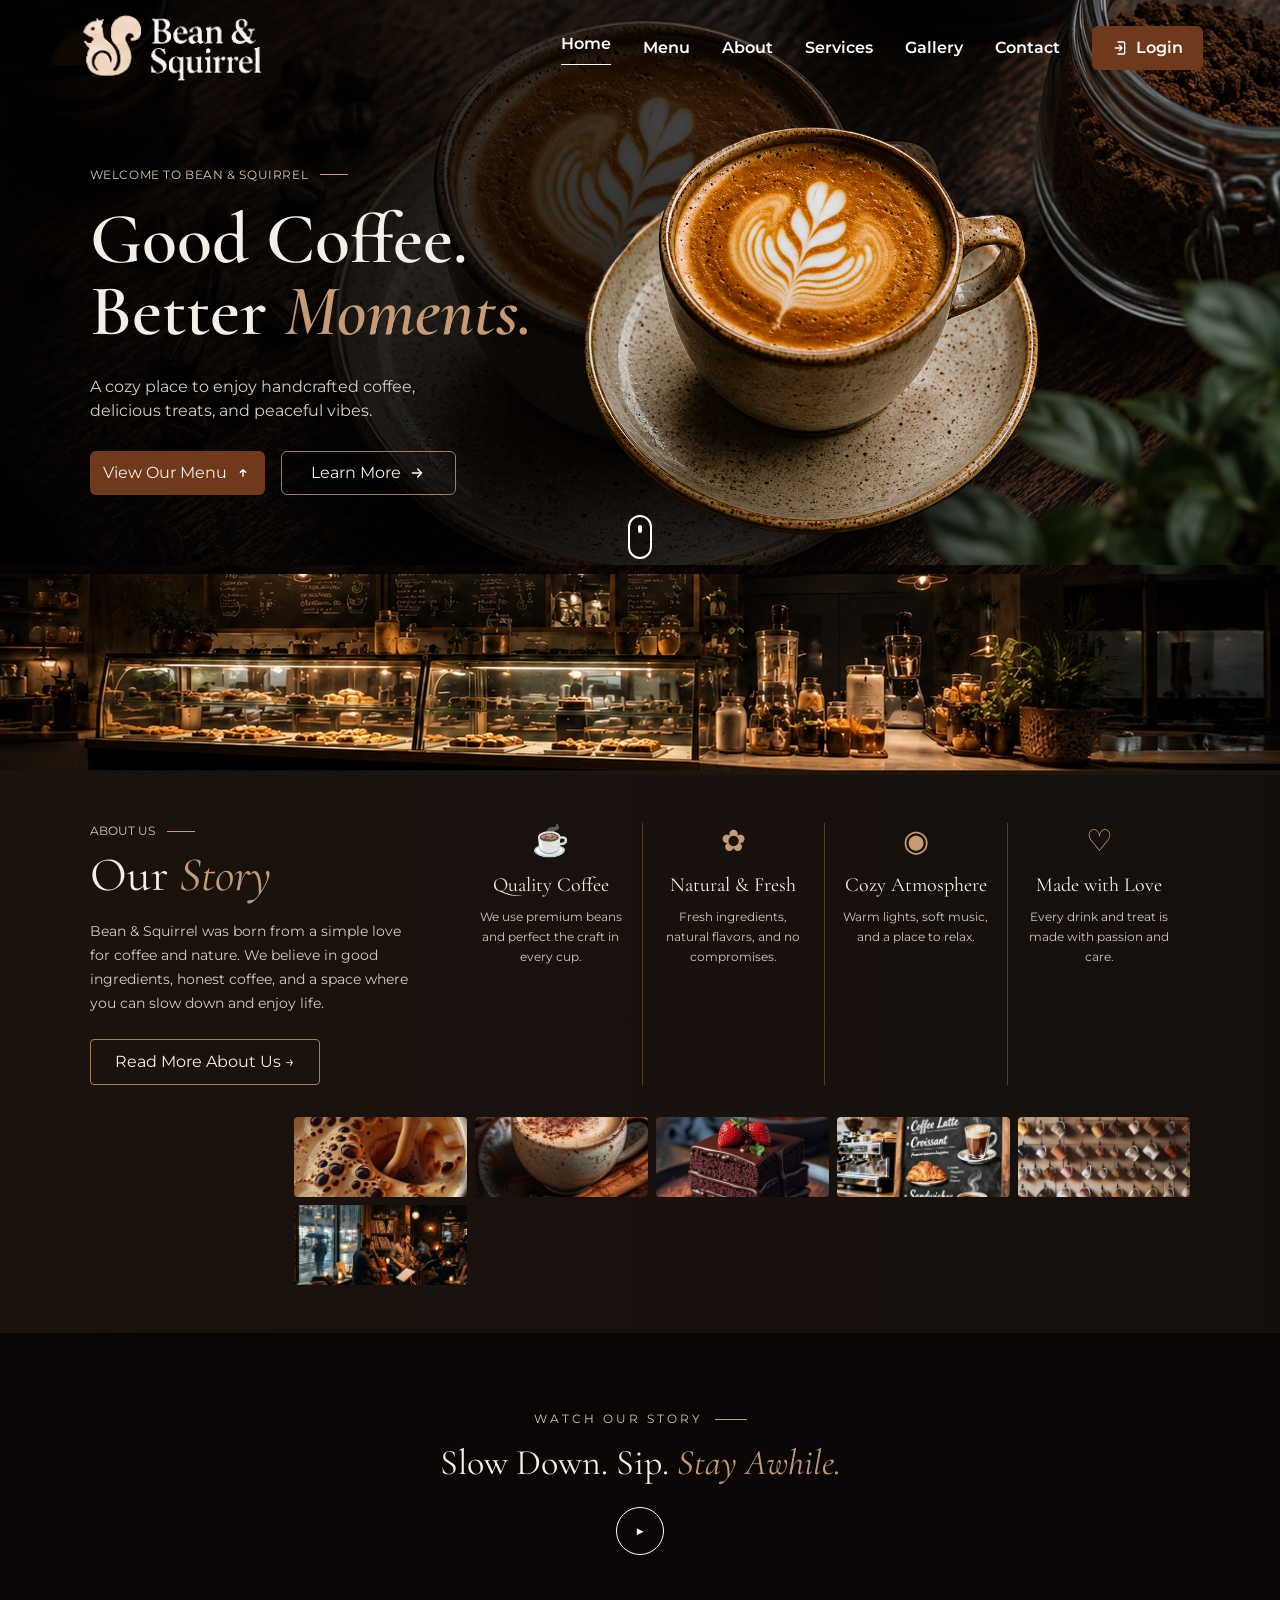
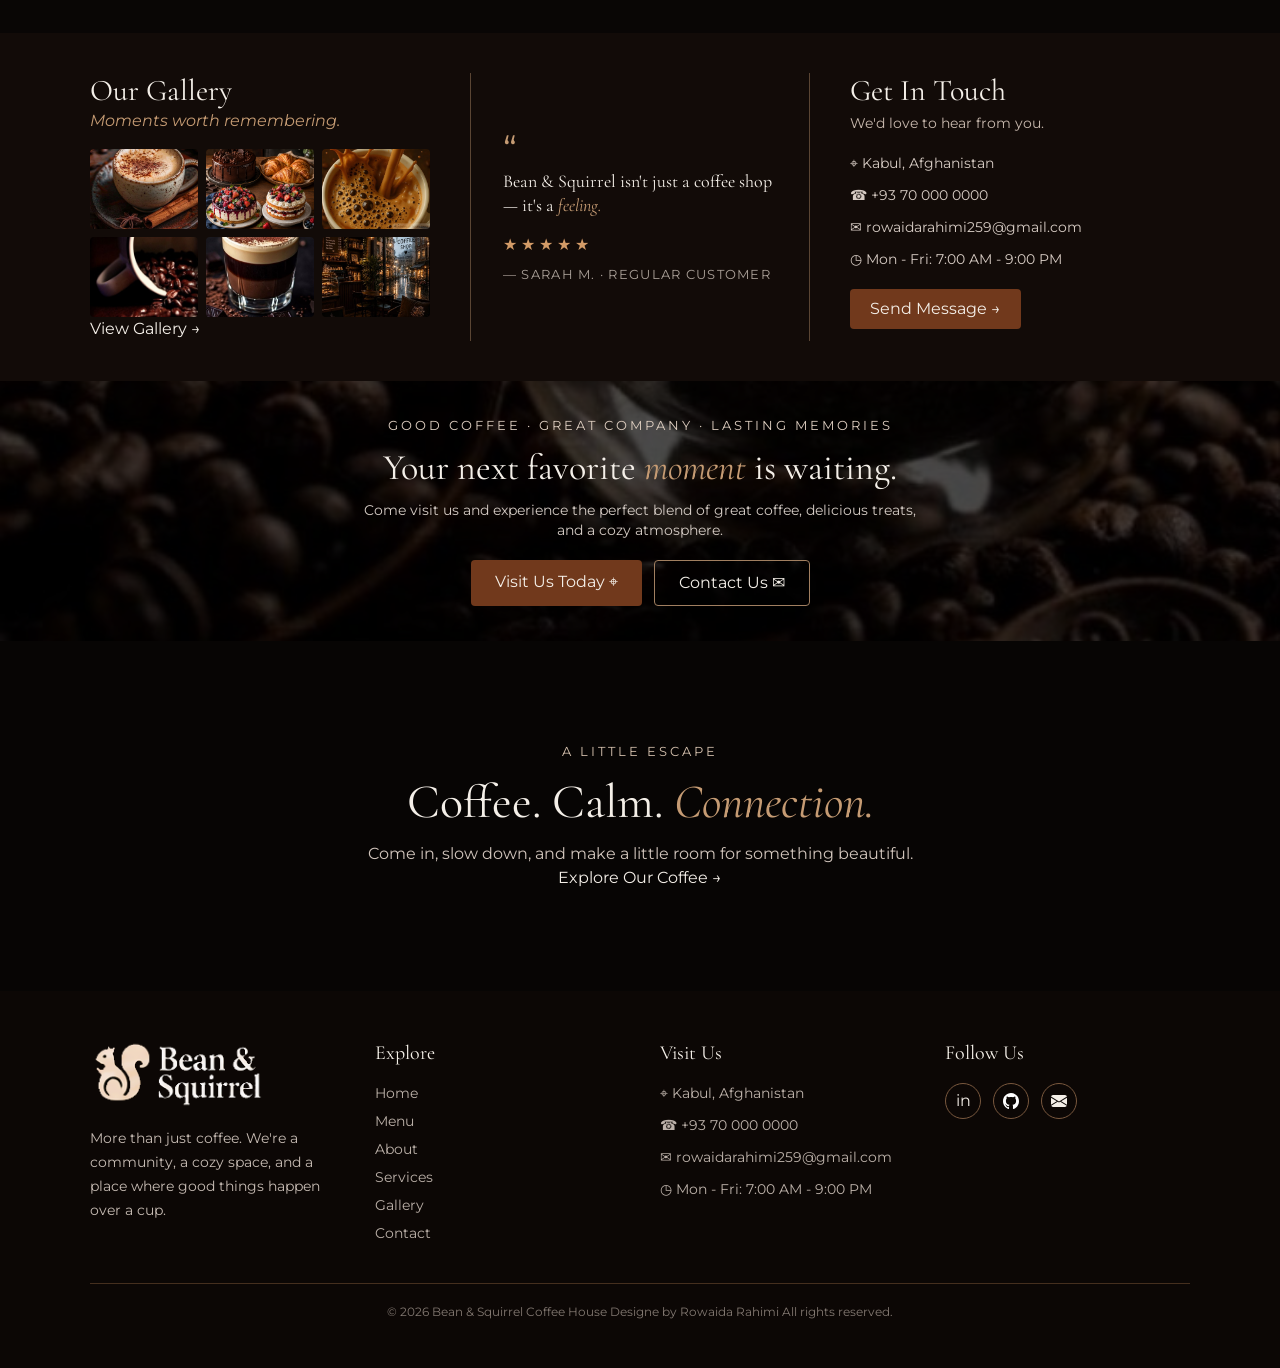
<file: index.html>
<!doctype html>
<html lang="en">
  <head>
    <meta charset="UTF-8" />
    <meta name="keyword" content="Bean & Squirrel — Coffee House " />
    <meta name="viewport" content="width=device-width, initial-scale=1.0" />
    <title>Bean & Squirrel — Coffee House</title>
    <link rel="icon" href="logo 1.png" type="image/png" />
    <link rel="stylesheet" href="./output.css" />
    <link rel="preconnect" href="https://fonts.googleapis.com" />
    <link rel="preconnect" href="https://fonts.gstatic.com" crossorigin />
    <link
      href="https://fonts.googleapis.com/css2?family=Cormorant+Garamond:wght@500;600;700&family=Montserrat:wght@400;500;600&display=swap"
      rel="stylesheet"
    />
  </head>

  <body class="bg-[#17100c] text-[#f4efe8] font-['Montserrat']">
    <!-- Header -->
    <header class="relative h-[565px] overflow-hidden">
      <video
        class="absolute inset-0 w-full h-full object-cover"
        autoplay
        muted
        loop
        playsinline
        poster="hero.png"
      >
        <source src="body1.mp4" type="video/mp4" />
      </video>

      <div
        class="absolute inset-0 bg-gradient-to-r from-black/95 via-black/70 to-black/20"
      ></div>

      <!-- Navigation -->
      <nav
        class="absolute top-0 left-0 right-0 z-20 h-24 flex items-center justify-between px-[6%]"
      >
        <a href="index.html" class="w-[150px] md:w-[190px]">
          <img src="logo.png" alt="Bean & Squirrel" class="w-full" />
        </a>

        <div class="hidden md:flex items-center gap-8 text-white font-semibold">
          <a href="index.html" class="border-b border-white pb-2"> Home </a>
          <a href="Menu.html" class="hover:text-[#c59b73] transition"> Menu </a>
          <a href="About.html" class="hover:text-[#c59b73] transition">About</a>
          <a href="Services.html" class="hover:text-[#c59b73] transition"
            >Services</a
          >
          <a href="Gallery.html" class="hover:text-[#c59b73] transition"
            >Gallery</a
          >
          <a href="Contact.html" class="hover:text-[#c59b73] transition"
            >Contact</a
          >
          <a
            href="Login.html"
            class="flex items-center gap-2 bg-[#71391c] px-5 py-2.5 rounded-md hover:bg-[#8b4c27] transition"
          >
            <img src="line-login-svgrepo-com.svg" alt="Login" class="w-4 h-4" />
            Login
          </a>
        </div>

        <details class="md:hidden relative">
          <summary class="list-none cursor-pointer text-white text-3xl">
            ☰
          </summary>

          <div
            class="absolute right-0 top-12 w-52 bg-[#120a07] border border-[#624733] rounded-md p-5"
          >
            <div class="flex flex-col gap-4 text-center">
              <a href="index.html">Home</a>
              <a href="Menu.html">Menu</a>
              <a href="About.html">About</a>
              <a href="Services.html">Services</a>
              <a href="Gallery.html">Gallery</a>
              <a href="Contact.html">Contact</a>
              <a href="Login.html" class="bg-[#71391c] py-2 rounded"> Login </a>
            </div>
          </div>
        </details>
      </nav>

      <!-- Hero -->
      <div class="relative z-10 h-full flex items-center px-[7%] pt-24">
        <div>
          <div
            class="flex items-center gap-3 text-[#d8c7b7] text-xs tracking-wider"
          >
            <span>WELCOME TO BEAN & SQUIRREL</span>
            <span class="w-7 h-px bg-[#c59b73]"></span>
          </div>

          <h1
            class="mt-5 text-5xl md:text-7xl leading-none font-['Cormorant_Garamond'] font-semibold"
          >
            Good Coffee.<br />Better <em class="text-[#c59b73]">Moments.</em>
          </h1>

          <p class="mt-7 text-sm md:text-base leading-7 text-[#d6cec6]">
            A cozy place to enjoy handcrafted coffee,<br />
            delicious treats, and peaceful vibes.
          </p>

          <div class="flex flex-col sm:flex-row gap-4 mt-7">
            <a
              href="Menu.html"
              class="min-w-[175px] h-11 flex items-center justify-center gap-2 bg-[#71391c] rounded-md hover:bg-[#8b4c27] transition"
            >
              View Our Menu
              <img src="arrow-up-sm-svgrepo-com.svg" alt="" class="w-4 h-4" />
            </a>

            <a
              href="About.html"
              class="min-w-[175px] h-11 flex items-center justify-center gap-2 border border-[#a17f60] rounded-md hover:bg-[#a17f60]/10 transition"
            >
              Learn More
              <img src="arrow-right-svgrepo-com.svg" alt="" class="w-4 h-4" />
            </a>
          </div>
        </div>

        <!-- Coffee Cup Image -->
        <div
          class="hidden md:flex w-1/2 h-full items-center justify-center relative"
        >
          <img
            src="hero0.png"
            alt="Coffee Cup"
            class="w-[320px] lg:w-[400px] xl:w-[460px] object-contain drop-shadow-[0_20px_35px_rgba(0,0,0,0.7)] rounded hover:scale-105 transition"
          />
        </div>
      </div>

      <!-- Scroll Mouse -->
      <a
        href="#about"
        title="Our Story"
        style="
          position: absolute;
          bottom: 6px;
          left: 50%;
          transform: translateX(-50%);
          z-index: 9999;
          width: 24px;
          height: 44px;
          border: 2px solid white;
          border-radius: 9999px;
          display: flex;
          justify-content: center;
          padding-top: 8px;
          background: rgba(0, 0, 0, 0.3);
        "
      >
        <span
          style="
            display: block;
            width: 4px;
            height: 8px;
            background: white;
            border-radius: 9999px;
          "
        ></span>
      </a>
    </header>

    <!-- Interior -->
    <section class="h-[210px] overflow-hidden">
      <img
        src="interior.jpg"
        alt="Coffee shop interior"
        class="w-full h-full object-cover hover:scale-105 transition duration-700"
      />
    </section>

    <!-- About -->
    <section
      id="about"
      class="bg-gradient-to-r from-[#1b120d] to-[#15100d] px-[7%] py-12"
    >
      <div class="max-w-6xl mx-auto grid lg:grid-cols-[0.95fr_2.1fr] gap-10">
        <div>
          <div class="flex items-center gap-3 text-[#d8c7b7] text-xs">
            <span>ABOUT US</span>
            <span class="w-7 h-px bg-[#c59b73]"></span>
          </div>

          <h2 class="font-['Cormorant_Garamond'] text-5xl mt-3">
            Our <em class="text-[#c59b73]">Story</em>
          </h2>

          <p class="max-w-sm mt-5 text-sm leading-6 text-[#d4cbc3]">
            Bean & Squirrel was born from a simple love for coffee and nature.
            We believe in good ingredients, honest coffee, and a space where you
            can slow down and enjoy life.
          </p>

          <a
            href="About.html"
            class="inline-flex mt-6 px-6 py-2.5 border border-[#a17f60] rounded hover:bg-[#a17f60]/10 transition"
          >
            Read More About Us →
          </a>
        </div>

        <!-- Values -->
        <div class="grid grid-cols-2 md:grid-cols-4">
          <article class="text-center px-4 border-r border-[#ad825b]/40">
            <div class="text-[#c59b73] text-3xl mb-3">☕</div>
            <h3 class="font-['Cormorant_Garamond'] text-xl">Quality Coffee</h3>
            <p class="text-xs text-[#d1c6bd] mt-2 leading-5">
              We use premium beans and perfect the craft in every cup.
            </p>
          </article>

          <article class="text-center px-4 border-r border-[#ad825b]/40">
            <div class="text-[#c59b73] text-3xl mb-3">✿</div>
            <h3 class="font-['Cormorant_Garamond'] text-xl">Natural & Fresh</h3>
            <p class="text-xs text-[#d1c6bd] mt-2 leading-5">
              Fresh ingredients, natural flavors, and no compromises.
            </p>
          </article>

          <article class="text-center px-4 border-r border-[#ad825b]/40">
            <div class="text-[#c59b73] text-3xl mb-3">◉</div>
            <h3 class="font-['Cormorant_Garamond'] text-xl">Cozy Atmosphere</h3>
            <p class="text-xs text-[#d1c6bd] mt-2 leading-5">
              Warm lights, soft music, and a place to relax.
            </p>
          </article>

          <article class="text-center px-4">
            <div class="text-[#c59b73] text-3xl mb-3">♡</div>
            <h3 class="font-['Cormorant_Garamond'] text-xl">Made with Love</h3>
            <p class="text-xs text-[#d1c6bd] mt-2 leading-5">
              Every drink and treat is made with passion and care.
            </p>
          </article>
        </div>
      </div>

      <!-- Small Gallery -->
      <div class="max-w-4xl ml-auto mt-8 grid grid-cols-2 md:grid-cols-5 gap-2">
        <img
          src="coffee0.jpg"
          alt="coffee-cup"
          class="h-20 w-full object-cover rounded hover:scale-105 transition"
        />
        <img
          src="coffee1.jpg"
          alt="coffee-cup"
          class="h-20 w-full object-cover rounded hover:scale-105 transition"
        />
        <img
          src="cakes.jpg"
          alt="cake"
          class="h-20 w-full object-cover rounded hover:scale-105 transition"
        />
        <img
          src="room1.jpg"
          alt="room"
          class="h-20 w-full object-cover rounded hover:scale-105 transition"
        />
        <img
          src="cup.jpg"
          alt="cup"
          class="h-20 w-full object-cover rounded hover:scale-105 transition"
        />
        <img
          src="room3.jpg"
          alt="room"
          class="h-20 w-full object-cover rounded hover:scale-105 transition"
        />
      </div>
    </section>

    <!-- Story Video -->

    <section class="relative h-[300px] overflow-hidden">
      <video
        class="absolute inset-0 w-full h-full object-cover"
        autoplay
        muted
        loop
        playsinline
      >
        <source src="cafe-video9.mp4" type="video/mp4" />
      </video>

      <div class="absolute inset-0 bg-black/60"></div>
      <div
        class="relative z-10 h-full flex flex-col items-center justify-center text-center"
      >
        <div
          class="flex items-center gap-3 text-xs tracking-[3px] text-[#d8c7b7]"
        >
          WATCH OUR STORY
          <span class="w-8 h-px bg-[#c59b73]"></span>
        </div>

        <h2 class="font-['Cormorant_Garamond'] text-4xl mt-4">
          Slow Down. Sip.
          <em class="text-[#c59b73]">Stay Awhile.</em>
        </h2>

        <a
          href="Gallery.html"
          class="mt-6 w-12 h-12 border border-white rounded-full flex items-center justify-center hover:bg-[#71391c] transition"
        >
          ▶
        </a>
      </div>
    </section>

    <!-- Gallery Contact -->
    <section class="bg-[#120b08] px-[7%] py-10">
      <div class="max-w-6xl mx-auto grid lg:grid-cols-3 gap-10">
        <!-- Gallery -->
        <div>
          <h2 class="font-['Cormorant_Garamond'] text-3xl">Our Gallery</h2>
          <em class="text-[#c59b73]"> Moments worth remembering. </em>
          <div class="grid grid-cols-3 gap-2 mt-4">
            <img
              src="coffee1.jpg"
              alt="coffee"
              class="h-20 w-full object-cover rounded hover:scale-105 transition"
            />
            <img
              src="cakes.png"
              alt="coffee"
              class="h-20 w-full object-cover rounded hover:scale-105 transition"
            />
            <img
              src="coffee9.jpg"
              alt="coffee"
              class="h-20 w-full object-cover rounded hover:scale-105 transition"
            />
            <img
              src="room2.jpg"
              alt="coffee"
              class="h-20 w-full object-cover rounded hover:scale-105 transition"
            />
            <img
              src="n.jpg"
              alt="coffee"
              class="h-20 w-full object-cover rounded hover:scale-105 transition"
            />
            <img
              src="services.jpg"
              alt="coffee"
              class="h-20 w-full object-cover rounded hover:scale-105 transition"
            />
          </div>

          <a
            href="Gallery.html"
            bclass="inline-flex mt-4 border border-[#8c694c] px-5 py-2 rounded hover:bg-[#71391c] transition"
          >
            View Gallery →
          </a>
        </div>

        <!-- Testimonial -->

        <div
          class="border-x border-[#c59b73]/40 px-8 flex flex-col justify-center"
        >
          <div class="text-[#c59b73] text-4xl">“</div>
          <p class="font-['Cormorant_Garamond'] text-lg leading-6">
            Bean & Squirrel isn't just a coffee shop — it's a
            <em class="text-[#c59b73]">feeling.</em>
          </p>
          <div class="text-[#d39b67] mt-4">★ ★ ★ ★ ★</div>
          <small class="text-[#aaa098] tracking-widest mt-2">
            — SARAH M. · REGULAR CUSTOMER
          </small>
        </div>

        <!-- Contact -->
        <div>
          <h2 class="font-['Cormorant_Garamond'] text-3xl">Get In Touch</h2>
          <p class="text-[#c7b8ad] text-sm mt-1">We'd love to hear from you.</p>
          <div class="space-y-3 mt-5 text-sm text-[#d7ccc4]">
            <p>⌖ Kabul, Afghanistan</p>
            <p>☎ +93 70 000 0000</p>
            <p>✉ rowaidarahimi259@gmail.com</p>
            <p>◷ Mon - Fri: 7:00 AM - 9:00 PM</p>
          </div>

          <a
            href="Contact.html"
            class="inline-flex mt-5 bg-[#71391c] px-5 py-2 rounded hover:bg-[#8b4c27] transition"
          >
            Send Message →
          </a>
        </div>
      </div>
    </section>

    <!-- Final CTA -->

    <section class="relative h-[260px] overflow-hidden">
      <img
        src="hero.jpg"
        class="absolute inset-0 w-full h-full object-cover"
        alt="coffee-cup"
      />
      <div class="absolute inset-0 bg-black/70"></div>
      <div
        class="relative z-10 h-full flex flex-col items-center justify-center text-center px-5"
      >
        <small class="tracking-[3px] text-[#dfcfc1]">
          GOOD COFFEE · GREAT COMPANY · LASTING MEMORIES
        </small>

        <h2 class="font-['Cormorant_Garamond'] text-4xl mt-3">
          Your next favorite
          <em class="text-[#c59b73]">moment</em>
          is waiting.
        </h2>

        <p class="text-sm text-[#d4cbc4] max-w-xl mt-3">
          Come visit us and experience the perfect blend of great coffee,
          delicious treats, and a cozy atmosphere.
        </p>

        <div class="flex gap-3 mt-5">
          <a
            href="Contact.html"
            class="bg-[#71391c] px-6 py-2.5 rounded hover:bg-[#8b4c27] transition"
          >
            Visit Us Today ⌖
          </a>

          <a
            href="Contact.html"
            class="border border-[#a17f60] px-6 py-2.5 rounded hover:bg-[#a17f60]/10 transition"
          >
            Contact Us ✉
          </a>
        </div>
      </div>
    </section>

    <!-- Final Experience -->
    <section class="relative h-[350px] overflow-hidden">
      <video
        class="absolute inset-0 w-full h-full object-cover"
        autoplay
        muted
        loop
        playsinline
      >
        <source src="cafe-video.mp4" type="video/mp4" />
      </video>

      <div class="absolute inset-0 bg-black/70"></div>
      <div
        class="relative z-10 h-full flex flex-col items-center justify-center text-center px-5"
      >
        <small class="tracking-[3px] text-[#d5c1ae]"> A LITTLE ESCAPE </small>

        <h2 class="font-['Cormorant_Garamond'] text-5xl mt-4">
          Coffee. Calm.
          <em class="text-[#c59b73]">Connection.</em>
        </h2>

        <p class="max-w-xl mt-4 text-[#d1c5bc]">
          Come in, slow down, and make a little room for something beautiful.
        </p>

        <a
          href="Menu.html"
          lass="mt-6 bg-[#71391c] border border-[#9a7453] px-7 py-3 rounded hover:bg-[#8a4b26] transition"
        >
          Explore Our Coffee →
        </a>
      </div>
    </section>

    <!-- Footer -->
    <footer class="bg-[#0c0705] px-[7%] py-12">
      <div class="max-w-6xl mx-auto grid md:grid-cols-2 lg:grid-cols-4 gap-10">
        <!-- Brand -->

        <div>
          <img src="logo.png" alt="Bean & Squirrel" class="w-44" />

          <p class="text-[#c6bbb3] text-sm leading-6 mt-4 max-w-xs">
            More than just coffee. We're a community, a cozy space, and a place
            where good things happen over a cup.
          </p>
        </div>

        <!-- Explore -->
        <div>
          <h3 class="font-['Cormorant_Garamond'] text-xl mb-4">Explore</h3>

          <div class="flex flex-col gap-2 text-sm text-[#bbb0a8]">
            <a href="index.html" class="hover:text-[#c59b73]">Home</a>
            <a href="Menu.html" class="hover:text-[#c59b73]">Menu</a>
            <a href="About.html" class="hover:text-[#c59b73]">About</a>
            <a href="Services.html" class="hover:text-[#c59b73]">Services</a>
            <a href="Gallery.html" class="hover:text-[#c59b73]">Gallery</a>
            <a href="Contact.html" class="hover:text-[#c59b73]">Contact</a>
          </div>
        </div>

        <!-- Visit -->
        <div>
          <h3 class="font-['Cormorant_Garamond'] text-xl mb-4">Visit Us</h3>

          <div class="text-sm text-[#bdb2aa] space-y-3">
            <p>⌖ Kabul, Afghanistan</p>
            <p>☎ +93 70 000 0000</p>
            <p>✉ rowaidarahimi259@gmail.com</p>
            <p>◷ Mon - Fri: 7:00 AM - 9:00 PM</p>
          </div>
        </div>

        <!-- Social -->
        <div>
          <h3 class="font-['Cormorant_Garamond'] text-xl mb-4">Follow Us</h3>
          <div class="flex flex-wrap gap-3">
            <!-- LinkedIn -->
            <a
              href="https://www.linkedin.com/in/rowaidarahimi/"
              rel="noopener"
              target="_blank"
              class="w-9 h-9 rounded-full border border-[#79583e] flex items-center justify-center hover:bg-[#71391c] transition"
              aria-label="LinkedIn"
            >
              in
            </a>

            <!-- GitHub -->
            <a
              href="https://github.com/RowaidaRahimi"
              rel="noopener"
              target="_blank"
              class="w-9 h-9 rounded-full border border-[#79583e] flex items-center justify-center hover:bg-[#71391c] transition"
              aria-label="GitHub"
            >
              <img
                src="github-142-svgrepo-com.svg"
                alt="GitHub"
                class="w-4 h-4"
              />
            </a>

            <!-- Email -->
            <a
              href="mailto:rowaidarahimi259@gmail.com"
              class="w-9 h-9 rounded-full border border-[#79583e] flex items-center justify-center hover:bg-[#71391c] transition"
              aria-label="Email"
            >
              <svg
                xmlns="http://www.w3.org/2000/svg"
                width="16"
                height="16"
                fill="currentColor"
                class="bi bi-envelope-fill"
                viewBox="0 0 16 16"
              >
                <path
                  d="M.05 3.555A2 2 0 0 1 2 2h12a2 2 0 0 1 1.95 1.555L8 8.414zM0 4.697v7.104l5.803-3.558zM6.761 8.83l-6.57 4.027A2 2 0 0 0 2 14h12a2 2 0 0 0 1.808-1.144l-6.57-4.027L8 9.586zm3.436-.586L16 11.801V4.697z"
                />
              </svg>
            </a>
          </div>
        </div>
      </div>

      <div
        class="max-w-6xl mx-auto mt-10 pt-5 border-t border-[#7e5839]/50 text-center"
      >
        <p class="text-[#827871] text-xs">
          © 2026 Bean & Squirrel Coffee House Designe by Rowaida Rahimi All
          rights reserved.
        </p>
      </div>
    </footer>
  </body>
</html>
</file>
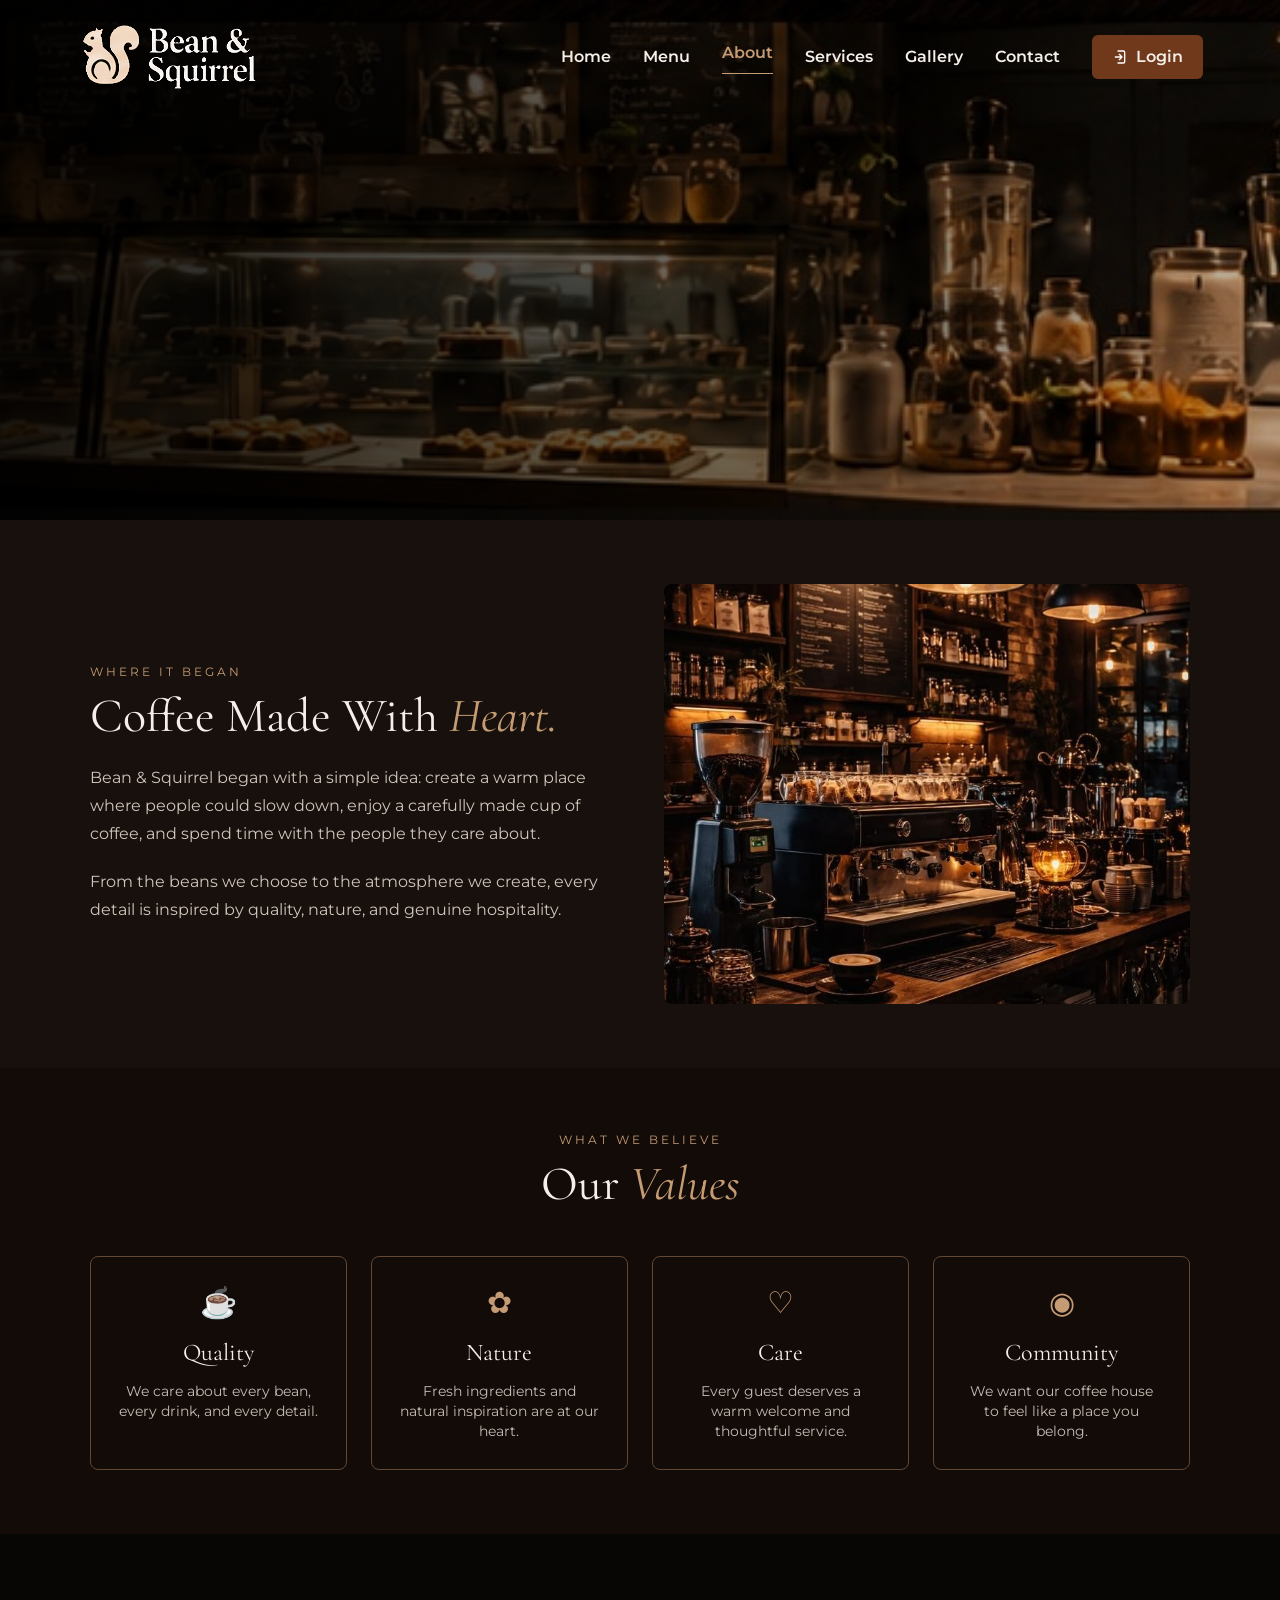
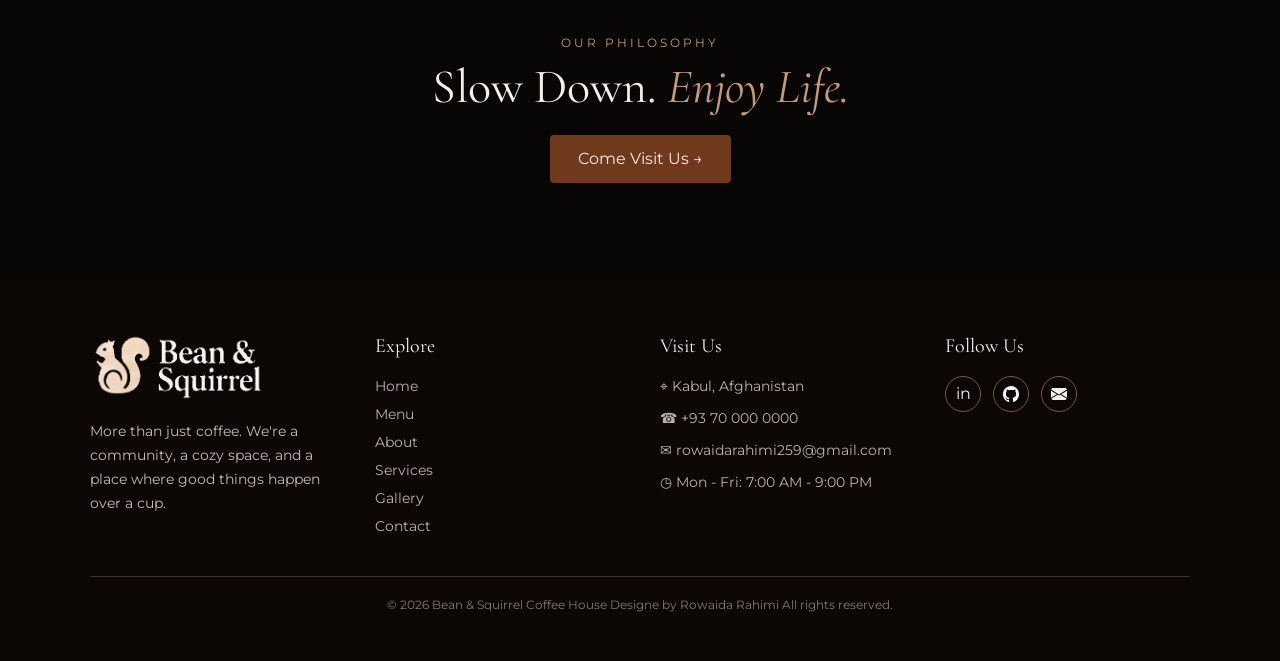
<file: About.html>
<!doctype html>
<html lang="en">
  <head>
    <meta charset="UTF-8" />
    <meta name="viewport" content="width=device-width, initial-scale=1.0" />
    <title>About — Bean & Squirrel</title>
    <link rel="icon" href="logo 1.png" type="image/png">
    <link rel="stylesheet" href="./output.css">
    <link rel="preconnect" href="https://fonts.googleapis.com" />
    <link rel="preconnect" href="https://fonts.gstatic.com" crossorigin />
    <link href="https://fonts.googleapis.com/css2?family=Cormorant+Garamond:wght@500;600;700&family=Montserrat:wght@400;500;600&display=swap" rel="stylesheet"/>
  </head>

  <body class="bg-[#17100c] text-[#f4efe8] font-['Montserrat']">
    
    <!-- Header -->
    <header class="relative h-[520px] overflow-hidden">
      <video
        class="absolute inset-0 w-full h-full object-cover"
        autoplay
        muted
        loop
        playsinline
        poster="interior.jpg">
        <source src="interior1.mp4" type="video/mp4" />
      </video>

      <div class="absolute inset-0 bg-gradient-to-r from-black/90 via-black/60 to-black/25"></div>
      <nav class="absolute top-0 left-0 right-0 z-20 px-[6%] py-5 flex justify-between items-center">
        <a href="index.html" class="w-40 md:w-48">
          <img src="logo.png" alt="Bean & Squirrel" />
        </a>

        <div class="hidden md:flex items-center gap-8 font-semibold">
          <a href="index.html" class="hover:text-[#c59b73] transition">Home</a>
          <a href="Menu.html" class="hover:text-[#c59b73] transition">Menu</a>
          <a href="About.html" class="text-[#c59b73] border-b border-[#c59b73] pb-2">About</a>
          <a href="Services.html" class="hover:text-[#c59b73] transition">Services</a>
          <a href="Gallery.html" class="hover:text-[#c59b73] transition">Gallery</a>
          <a href="Contact.html" class="hover:text-[#c59b73] transition">Contact</a>
          <!-- Login -->
          <a
            href="Login.html"
            class="flex items-center gap-2 bg-[#71391c] px-5 py-2.5 rounded-md hover:bg-[#8b4c27] transition"
          >
            <img src="line-login-svgrepo-com.svg" alt="Login" class="w-4 h-4" />
            Login
          </a>
        </div>

        <details class="md:hidden relative">
          <summary class="list-none cursor-pointer text-3xl">☰</summary>

          <div class="absolute right-0 top-12 w-52 bg-[#120a07] border border-[#624733] rounded p-5">
            <div class="flex flex-col gap-4 text-center">
              <a href="index.html">Home</a>
              <a href="Menu.html">Menu</a>
              <a href="About.html">About</a>
              <a href="Services.html">Services</a>
              <a href="Gallery.html">Gallery</a>
              <a href="Contact.html">Contact</a>
              <a href="Login.html" class="bg-[#71391c] py-2 rounded">Login</a>
            </div>
          </div>
        </details>
      </nav>

      <divclass="relative z-10 h-full flex items-center justify-center text-center px-5">
        <div>
          <p class="text-[#d8c7b7] tracking-[3px] text-xs">ABOUT US</p>
          <h1 class="font-['Cormorant_Garamond'] text-6xl md:text-7xl mt-4">
            Our <em class="text-[#c59b73]">Story.</em>
          </h1>

          <p class="text-[#d6cec6] mt-5 max-w-xl">
            A simple love for coffee, nature, people, and beautiful moments.
          </p>
        </div>
      </divclass=>
    </header>

    <!-- Story -->
    <section class="px-[7%] py-16">
      <div class="max-w-6xl mx-auto grid lg:grid-cols-2 gap-12 items-center">
        <div>
          <p class="text-[#c59b73] tracking-[3px] text-xs">WHERE IT BEGAN</p>
          <h2 class="font-['Cormorant_Garamond'] text-5xl mt-3">
            Coffee Made With <em class="text-[#c59b73]">Heart.</em>
          </h2>

          <p class="text-[#d1c5bc] leading-7 mt-6">
            Bean & Squirrel began with a simple idea: create a warm place where
            people could slow down, enjoy a carefully made cup of coffee, and
            spend time with the people they care about.
          </p>

          <p class="text-[#d1c5bc] leading-7 mt-5">
            From the beans we choose to the atmosphere we create, every detail
            is inspired by quality, nature, and genuine hospitality.
          </p>
        </div>

        <img
          src="Coffee house interior.jpg"
          alt="Coffee house interior"
          class="w-full h-[420px] object-cover rounded-lg"
        />
      </div>
    </section>

    <!-- Values -->
    <section class="bg-[#120b08] px-[7%] py-16">
      <div class="max-w-6xl mx-auto">
        <div class="text-center">
          <p class="text-[#c59b73] text-xs tracking-[3px]">WHAT WE BELIEVE</p>
          <h2 class="font-['Cormorant_Garamond'] text-5xl mt-3">
            Our <em class="text-[#c59b73]">Values</em>
          </h2>
        </div>

        <div class="grid md:grid-cols-2 lg:grid-cols-4 gap-6 mt-12">
          <article class="text-center border border-[#624733] p-7 rounded-lg">
            <div class="text-3xl text-[#c59b73]">☕</div>
            <h3 class="font-['Cormorant_Garamond'] text-2xl mt-4">Quality</h3>
            <p class="text-sm text-[#c6bbb3] mt-3">
              We care about every bean, every drink, and every detail.
            </p>
          </article>

          <article class="text-center border border-[#624733] p-7 rounded-lg">
            <div class="text-3xl text-[#c59b73]">✿</div>
            <h3 class="font-['Cormorant_Garamond'] text-2xl mt-4">Nature</h3>
            <p class="text-sm text-[#c6bbb3] mt-3">
              Fresh ingredients and natural inspiration are at our heart.
            </p>
          </article>

          <article class="text-center border border-[#624733] p-7 rounded-lg">
            <div class="text-3xl text-[#c59b73]">♡</div>
            <h3 class="font-['Cormorant_Garamond'] text-2xl mt-4">Care</h3>
            <p class="text-sm text-[#c6bbb3] mt-3">
              Every guest deserves a warm welcome and thoughtful service.
            </p>
          </article>

          <article class="text-center border border-[#624733] p-7 rounded-lg">
            <div class="text-3xl text-[#c59b73]">◉</div>
            <h3 class="font-['Cormorant_Garamond'] text-2xl mt-4">Community</h3>
            <p class="text-sm text-[#c6bbb3] mt-3">
              We want our coffee house to feel like a place you belong.
            </p>
          </article>
        </div>
      </div>
    </section>

    <!-- Video -->
    <section class="relative h-[350px] overflow-hidden">
      <video
        class="absolute inset-0 w-full h-full object-cover"
        autoplay
        muted
        loop
        playsinline>
        <source src="cafe-video3.mp4" type="video/mp4" />
      </video>

      <div class="absolute inset-0 bg-black/65"></div>

      <div class="relative z-10 h-full flex items-center justify-center text-center">
        <div>
          <p class="text-[#c59b73] tracking-[3px] text-xs">OUR PHILOSOPHY</p>
          <h2 class="font-['Cormorant_Garamond'] text-5xl mt-3">
            Slow Down.
            <em class="text-[#c59b73]">Enjoy Life.</em>
          </h2>

          <a href="Contact.html" class="inline-block mt-6 bg-[#71391c] px-7 py-3 rounded hover:bg-[#8b4c27]">
            Come Visit Us →
          </a>
        </div>
      </div>
    </section>

    <!-- Footer -->
    <footer class="bg-[#0c0705] px-[7%] py-12">
      <div class="max-w-6xl mx-auto grid md:grid-cols-2 lg:grid-cols-4 gap-10">
        <!-- Brand -->

        <div>
          <img src="logo.png" alt="Bean & Squirrel" class="w-44" />

          <p class="text-[#c6bbb3] text-sm leading-6 mt-4 max-w-xs">
            More than just coffee. We're a community, a cozy space, and a place
            where good things happen over a cup.
          </p>
        </div>

        <!-- Explore -->
        <div>
          <h3 class="font-['Cormorant_Garamond'] text-xl mb-4">Explore</h3>

          <div class="flex flex-col gap-2 text-sm text-[#bbb0a8]">
            <a href="index.html" class="hover:text-[#c59b73]">Home</a>
            <a href="Menu.html" class="hover:text-[#c59b73]">Menu</a>
            <a href="About.html" class="hover:text-[#c59b73]">About</a>
            <a href="Services.html" class="hover:text-[#c59b73]">Services</a>
            <a href="Gallery.html" class="hover:text-[#c59b73]">Gallery</a>
            <a href="Contact.html" class="hover:text-[#c59b73]">Contact</a>
          </div>
        </div>

        <!-- Visit -->
        <div>
          <h3 class="font-['Cormorant_Garamond'] text-xl mb-4">Visit Us</h3>

          <div class="text-sm text-[#bdb2aa] space-y-3">
            <p>⌖ Kabul, Afghanistan</p>
            <p>☎ +93 70 000 0000</p>
            <p>✉ rowaidarahimi259@gmail.com</p>
            <p>◷ Mon - Fri: 7:00 AM - 9:00 PM</p>
          </div>
        </div>

        <!-- Social -->
        <div>
          <h3 class="font-['Cormorant_Garamond'] text-xl mb-4">Follow Us</h3>
          <div class="flex flex-wrap gap-3">
            <!-- LinkedIn -->
            <a
              href="https://www.linkedin.com/in/rowaidarahimi/"
              rel="noopener"
              target="_blank"
              class="w-9 h-9 rounded-full border border-[#79583e] flex items-center justify-center hover:bg-[#71391c] transition"
              aria-label="LinkedIn"
            >
              in
            </a>

            <!-- GitHub -->
            <a
              href="https://github.com/RowaidaRahimi"
              rel="noopener"
              target="_blank"
              class="w-9 h-9 rounded-full border border-[#79583e] flex items-center justify-center hover:bg-[#71391c] transition"
              aria-label="GitHub"
            >
              <img
                src="github-142-svgrepo-com.svg"
                alt="GitHub"
                class="w-4 h-4"
              />
            </a>

            <!-- Email -->
            <a
              href="mailto:rowaidarahimi259@gmail.com"
              class="w-9 h-9 rounded-full border border-[#79583e] flex items-center justify-center hover:bg-[#71391c] transition"
              aria-label="Email"
            >
              <svg
                xmlns="http://www.w3.org/2000/svg"
                width="16"
                height="16"
                fill="currentColor"
                class="bi bi-envelope-fill"
                viewBox="0 0 16 16"
              >
                <path
                  d="M.05 3.555A2 2 0 0 1 2 2h12a2 2 0 0 1 1.95 1.555L8 8.414zM0 4.697v7.104l5.803-3.558zM6.761 8.83l-6.57 4.027A2 2 0 0 0 2 14h12a2 2 0 0 0 1.808-1.144l-6.57-4.027L8 9.586zm3.436-.586L16 11.801V4.697z"
                />
              </svg>
            </a>
          </div>
        </div>
      </div>

      <div
        class="max-w-6xl mx-auto mt-10 pt-5 border-t border-[#7e5839]/50 text-center"
      >
        <p class="text-[#827871] text-xs">
          © 2026 Bean & Squirrel Coffee House Designe by Rowaida Rahimi All
          rights reserved.
        </p>
      </div>
    </footer>
  </body>
</html>
</file>
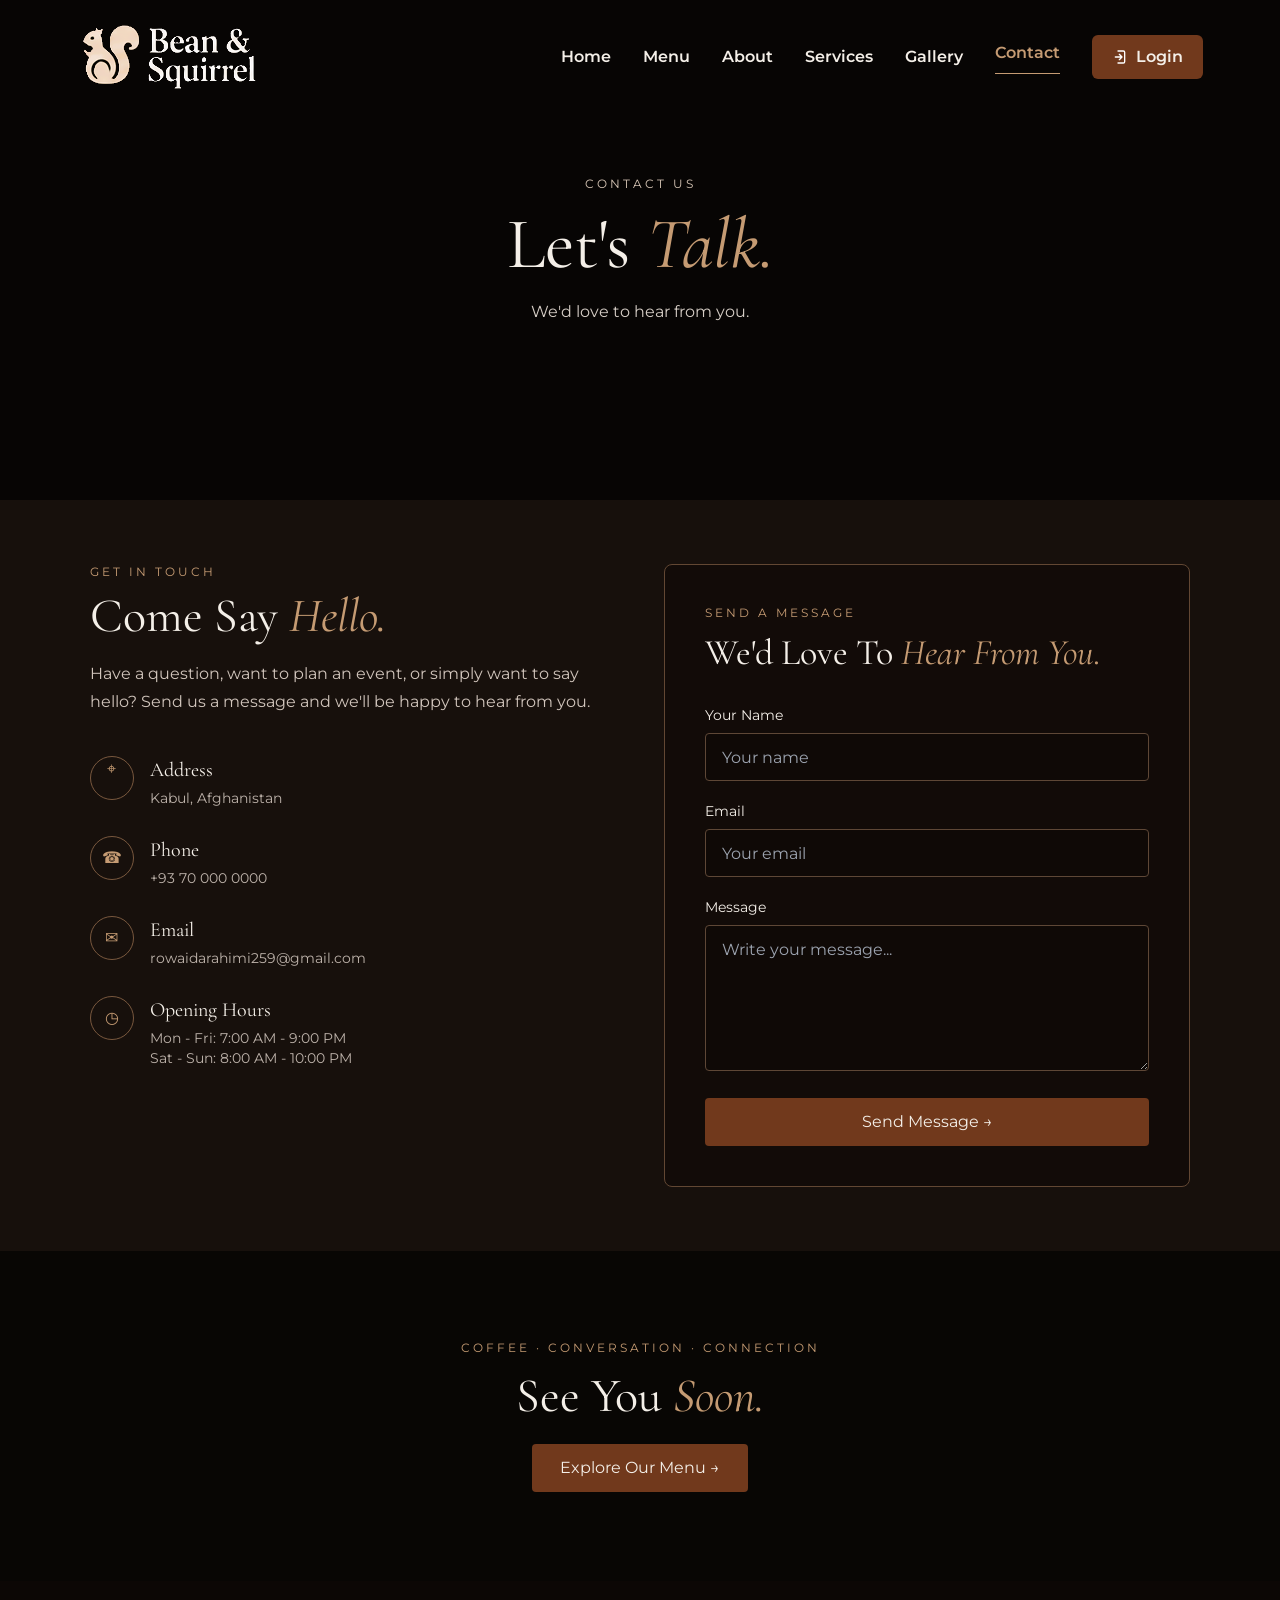
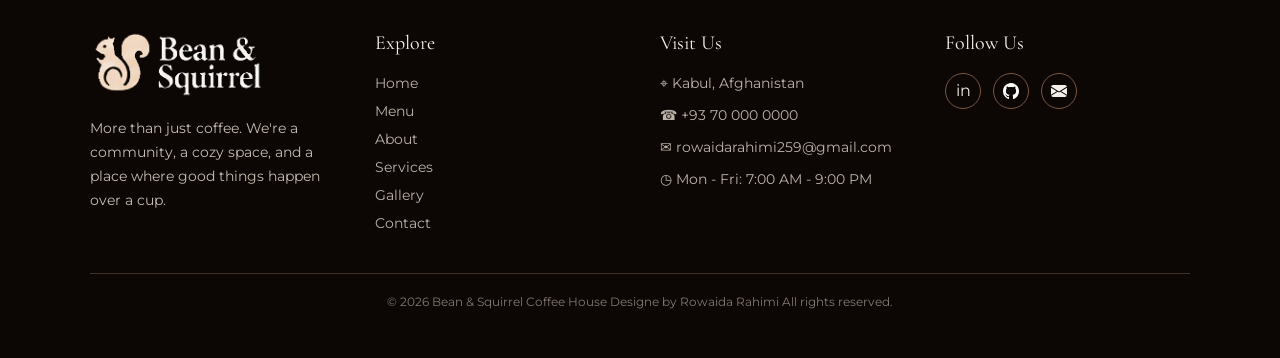
<file: Contact.html>
<!doctype html>
<html lang="en">
   <head>
     <meta charset="UTF-8" />
     <meta name="viewport" content="width=device-width, initial-scale=1.0" />
     <title>Contact — Bean & Squirrel</title>
     <link rel="icon" href="logo 1.png" type="image/png">
     <link rel="stylesheet" href="./output.css">
     <link href="https://fonts.googleapis.com/css2?family=Cormorant+Garamond:wght@500;600;700&family=Montserrat:wght@400;500;600&display=swap" rel="stylesheet"/>
  </head>

  <body class="bg-[#17100c] text-[#f4efe8] font-['Montserrat']">
    <!-- Header -->
    <header class="relative h-[500px] overflow-hidden">
      <video
        class="absolute inset-0 w-full h-full object-cover"
        autoplay
        muted
        loop
        playsinline>
        <source src="contact-video1.mp4" type="video/mp4" />
      </video>

      <div class="absolute inset-0 bg-black/70"></div>
      <nav class="absolute top-0 left-0 right-0 z-20 px-[6%] py-5 flex items-center justify-between">
        <a href="index.html" class="w-40 md:w-48">
          <img src="logo.png" alt="Bean & Squirrel" />
        </a>

        <div class="hidden md:flex items-center gap-8 font-semibold">
          <a href="index.html" class="hover:text-[#c59b73]">Home</a>
          <a href="Menu.html" class="hover:text-[#c59b73]">Menu</a>
          <a href="About.html" class="hover:text-[#c59b73]">About</a>
          <a href="Services.html" class="hover:text-[#c59b73]">Services</a>
          <a href="Gallery.html" class="hover:text-[#c59b73]">Gallery</a>
          <a href="Contact.html" class="text-[#c59b73] border-b border-[#c59b73] pb-2">Contact</a>
          <!-- Login -->
          <a
            href="Login.html"
            class="flex items-center gap-2 bg-[#71391c] px-5 py-2.5 rounded-md hover:bg-[#8b4c27] transition"
          >
            <img src="line-login-svgrepo-com.svg" alt="Login" class="w-4 h-4" />
            Login
          </a>
        </div>

        <details class="md:hidden relative">
          <summary class="list-none cursor-pointer text-3xl">☰</summary>

          <div class="absolute right-0 top-12 w-52 bg-[#120a07] border border-[#624733] rounded p-5">
            <div class="flex flex-col gap-4 text-center">
              <a href="index.html">Home</a>
              <a href="Menu.html">Menu</a>
              <a href="About.html">About</a>
              <a href="Services.html">Services</a>
              <a href="Gallery.html">Gallery</a>
              <a href="Contact.html">Contact</a>
              <a href="Login.html" class="bg-[#71391c] py-2 rounded">Login</a>
            </div>
          </div>
        </details>
      </nav>

      <div class="relative z-10 h-full flex items-center justify-center text-center">
        <div>
          <p class="text-[#d8c7b7] text-xs tracking-[3px]">CONTACT US</p>
          <h1 class="font-['Cormorant_Garamond'] text-6xl md:text-7xl mt-4">
            Let's <em class="text-[#c59b73]">Talk.</em>
          </h1>
          <p class="text-[#d6cec6] mt-5">We'd love to hear from you.</p>
        </div>
      </div>
    </header>

    <!-- Contact -->
    <section class="px-[7%] py-16">
      <div class="max-w-6xl mx-auto grid lg:grid-cols-2 gap-12">
        <!-- Information -->
        <div>
          <p class="text-[#c59b73] text-xs tracking-[3px]">GET IN TOUCH</p>
          <h2 class="font-['Cormorant_Garamond'] text-5xl mt-3">
            Come Say <em class="text-[#c59b73]">Hello.</em>
          </h2>
          <p class="text-[#d1c5bc] leading-7 mt-5">
            Have a question, want to plan an event, or simply want to say hello?
            Send us a message and we'll be happy to hear from you.
          </p>

          <div class="mt-10 space-y-7">
            <div class="flex gap-4">
              <div class="w-11 h-11 border border-[#79583e] rounded-full flex items-cente
              r justify-center text-[#c59b73]">
                ⌖
              </div>

              <div>
                <h3 class="font-['Cormorant_Garamond'] text-xl">Address</h3>
                <p class="text-sm text-[#bdb2aa] mt-1">
                   Kabul, Afghanistan
                </p>
              </div>
            </div>

            <div class="flex gap-4">
              <div class="w-11 h-11 border border-[#79583e] rounded-full 
              flex items-center justify-center text-[#c59b73]">
                ☎
              </div>

              <div>
                <h3 class="font-['Cormorant_Garamond'] text-xl">Phone</h3>
                <p class="text-sm text-[#bdb2aa] mt-1">+93 70 000 0000</p>
              </div>
            </div>

            <div class="flex gap-4">
              <div class="w-11 h-11 border border-[#79583e] rounded-full
               flex items-center justify-center text-[#c59b73]">
                ✉
              </div>

              <div>
                <h3 class="font-['Cormorant_Garamond'] text-xl">Email</h3>
                <p class="text-sm text-[#bdb2aa] mt-1">
                  rowaidarahimi259@gmail.com
                </p>
              </div>
            </div>

            <div class="flex gap-4">
              <div class="w-11 h-11 border border-[#79583e] rounded-full
               flex items-center justify-center text-[#c59b73]">
                ◷
              </div>

              <div>
                <h3 class="font-['Cormorant_Garamond'] text-xl">
                  Opening Hours
                </h3>

                <p class="text-sm text-[#bdb2aa] mt-1">
                  Mon - Fri: 7:00 AM - 9:00 PM<br />
                  Sat - Sun: 8:00 AM - 10:00 PM
                </p>
              </div>
            </div>
          </div>
        </div>

        <!-- Form -->
        <div class="bg-[#120b08] border border-[#624733] rounded-lg p-8 md:p-10">
          <p class="text-[#c59b73] text-xs tracking-[3px]">SEND A MESSAGE</p>
          <h2 class="font-['Cormorant_Garamond'] text-4xl mt-3">
            We'd Love To
            <em class="text-[#c59b73]">Hear From You.</em>
          </h2>

          <form class="mt-8 space-y-5">
            <div>
              <label class="block text-sm mb-2"> Your Name </label>
              <input
                type="text"
                required
                placeholder="Your name"
                class="w-full h-12 bg-[#0f0906] border border-[#5e4736] rounded px-4 outline-none focus:border-[#a17f60]" />
            </div>

            <div>
              <label class="block text-sm mb-2"> Email </label>
              <input
                type="email"
                required
                placeholder="Your email"
                class="w-full h-12 bg-[#0f0906] border border-[#5e4736] rounded px-4 outline-none focus:border-[#a17f60]"/>
            </div>

            <div>
              <label class="block text-sm mb-2"> Message </label>
              <textarea
                rows="5"
                required
                placeholder="Write your message..."
                class="w-full bg-[#0f0906] border border-[#5e4736] rounded px-4 py-3 outline-none focus:border-[#a17f60]"></textarea>
            </div>

            <button
              type="submit"
              class="w-full h-12 bg-[#71391c] rounded hover:bg-[#8b4c27] transition">
              Send Message →
            </button>
          </form>
        </div>
      </div>
    </section>

    <!-- Contact Video -->
    <section class="relative h-[330px] overflow-hidden">
      <video
        class="absolute inset-0 w-full h-full object-cover"
        autoplay
        muted
        loop
        playsinline>
        <source src="contact-video2.mp4" type="video/mp4" />
      </video>

      <div class="absolute inset-0 bg-black/65"></div>

      <div
        class="relative z-10 h-full flex items-center justify-center text-center"
      >
        <div>
          <p class="text-[#c59b73] text-xs tracking-[3px]">
            COFFEE · CONVERSATION · CONNECTION
          </p>

          <h2 class="font-['Cormorant_Garamond'] text-5xl mt-4">
            See You
            <em class="text-[#c59b73]">Soon.</em>
          </h2>

          <a
            href="Menu.html"
            class="inline-block mt-6 bg-[#71391c] px-7 py-3 rounded hover:bg-[#8b4c27]"
          >
            Explore Our Menu →
          </a>
        </div>
      </div>
    </section>

    <!-- Footer -->
    <footer class="bg-[#0c0705] px-[7%] py-12">
      <div class="max-w-6xl mx-auto grid md:grid-cols-2 lg:grid-cols-4 gap-10">
        <!-- Brand -->

        <div>
          <img src="logo.png" alt="Bean & Squirrel" class="w-44" />

          <p class="text-[#c6bbb3] text-sm leading-6 mt-4 max-w-xs">
            More than just coffee. We're a community, a cozy space, and a place
            where good things happen over a cup.
          </p>
        </div>

        <!-- Explore -->
        <div>
          <h3 class="font-['Cormorant_Garamond'] text-xl mb-4">Explore</h3>

          <div class="flex flex-col gap-2 text-sm text-[#bbb0a8]">
            <a href="index.html" class="hover:text-[#c59b73]">Home</a>
            <a href="Menu.html" class="hover:text-[#c59b73]">Menu</a>
            <a href="About.html" class="hover:text-[#c59b73]">About</a>
            <a href="Services.html" class="hover:text-[#c59b73]">Services</a>
            <a href="Gallery.html" class="hover:text-[#c59b73]">Gallery</a>
            <a href="Contact.html" class="hover:text-[#c59b73]">Contact</a>
          </div>
        </div>

        <!-- Visit -->
        <div>
          <h3 class="font-['Cormorant_Garamond'] text-xl mb-4">Visit Us</h3>

          <div class="text-sm text-[#bdb2aa] space-y-3">
            <p>⌖ Kabul, Afghanistan</p>
            <p>☎ +93 70 000 0000</p>
            <p>✉ rowaidarahimi259@gmail.com</p>
            <p>◷ Mon - Fri: 7:00 AM - 9:00 PM</p>
          </div>
        </div>

        <!-- Social -->
        <div>
          <h3 class="font-['Cormorant_Garamond'] text-xl mb-4">Follow Us</h3>
          <div class="flex flex-wrap gap-3">
            <!-- LinkedIn -->
            <a
              href="https://www.linkedin.com/in/rowaidarahimi/"
              rel="noopener"
              target="_blank"
              class="w-9 h-9 rounded-full border border-[#79583e] flex items-center justify-center hover:bg-[#71391c] transition"
              aria-label="LinkedIn"
            >
              in
            </a>

            <!-- GitHub -->
            <a
              href="https://github.com/RowaidaRahimi"
              rel="noopener"
              target="_blank"
              class="w-9 h-9 rounded-full border border-[#79583e] flex items-center justify-center hover:bg-[#71391c] transition"
              aria-label="GitHub"
            >
              <img
                src="github-142-svgrepo-com.svg"
                alt="GitHub"
                class="w-4 h-4"
              />
            </a>

            <!-- Email -->
            <a
              href="mailto:rowaidarahimi259@gmail.com"
              class="w-9 h-9 rounded-full border border-[#79583e] flex items-center justify-center hover:bg-[#71391c] transition"
              aria-label="Email"
            >
              <svg
                xmlns="http://www.w3.org/2000/svg"
                width="16"
                height="16"
                fill="currentColor"
                class="bi bi-envelope-fill"
                viewBox="0 0 16 16"
              >
                <path
                  d="M.05 3.555A2 2 0 0 1 2 2h12a2 2 0 0 1 1.95 1.555L8 8.414zM0 4.697v7.104l5.803-3.558zM6.761 8.83l-6.57 4.027A2 2 0 0 0 2 14h12a2 2 0 0 0 1.808-1.144l-6.57-4.027L8 9.586zm3.436-.586L16 11.801V4.697z"
                />
              </svg>
            </a>
          </div>
        </div>
      </div>

      <div
        class="max-w-6xl mx-auto mt-10 pt-5 border-t border-[#7e5839]/50 text-center"
      >
        <p class="text-[#827871] text-xs">
          © 2026 Bean & Squirrel Coffee House Designe by Rowaida Rahimi All
          rights reserved.
        </p>
      </div>
    </footer>
  </body>
</html>
</file>
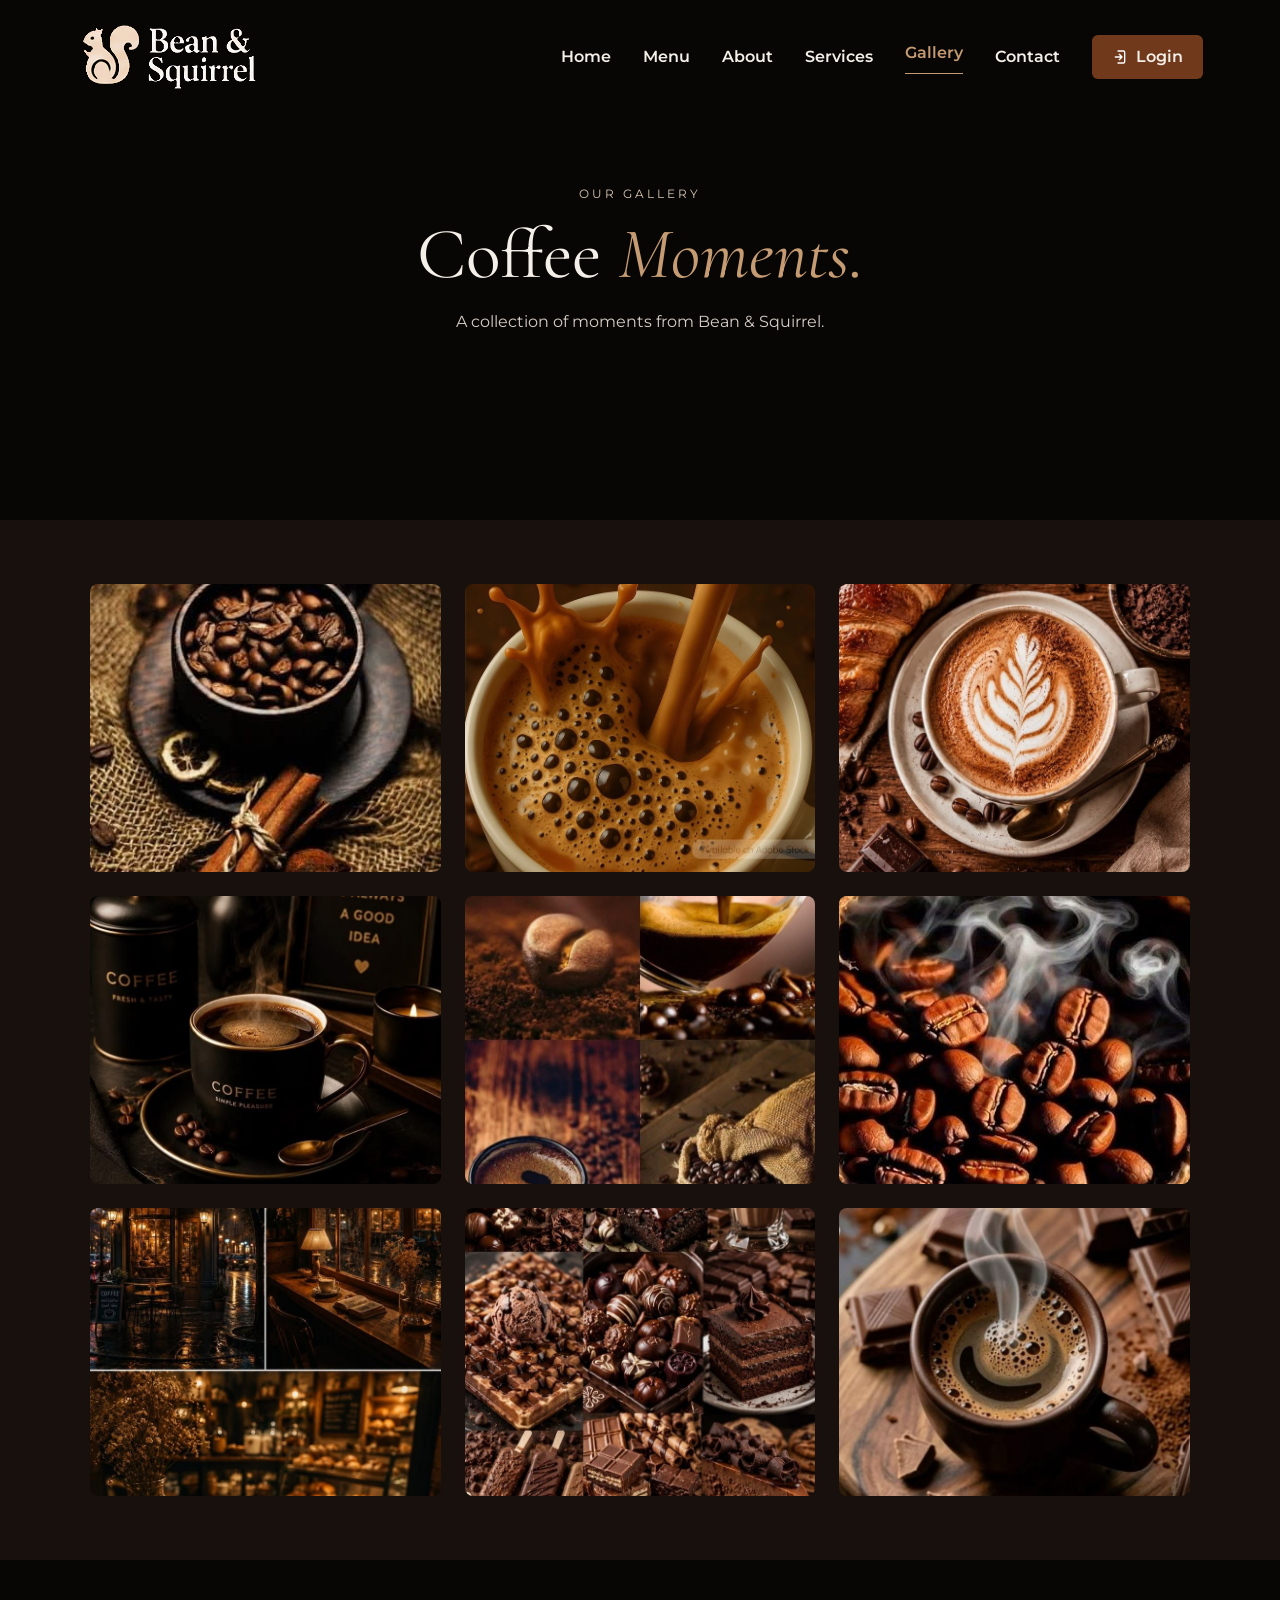
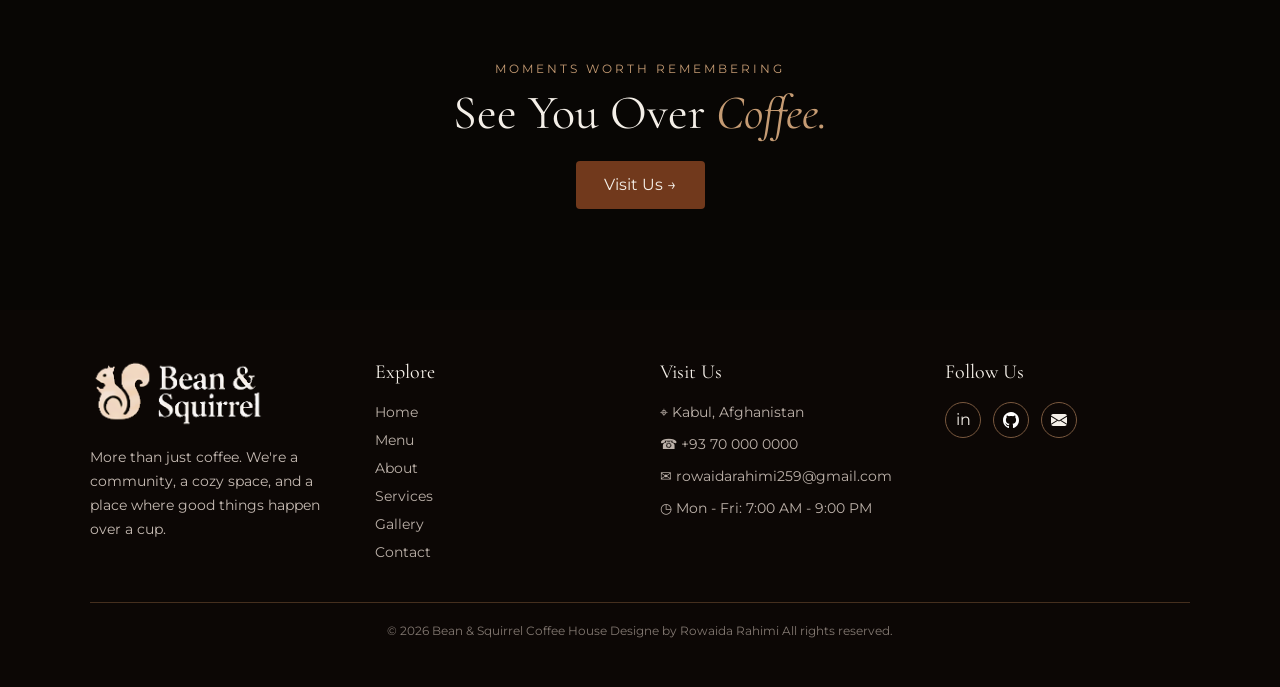
<file: Gallery.html>
<!doctype html>
<html lang="en">
  <head>
    <meta charset="UTF-8" />
    <meta name="viewport" content="width=device-width, initial-scale=1.0" />
    <title>Gallery — Bean & Squirrel</title>
    <link rel="icon" href="logo 1.png" type="image/png">
    <link rel="stylesheet" href="./output.css">
    <link href="https://fonts.googleapis.com/css2?family=Cormorant+Garamond:wght@500;600;700&family=Montserrat:wght@400;500;600&display=swap" rel="stylesheet"/>
  </head>

  <body class="bg-[#17100c] text-[#f4efe8] font-['Montserrat']">
    <!-- Header -->
    <header class="relative h-[520px] overflow-hidden">
      <video
        class="absolute inset-0 w-full h-full object-cover"
        autoplay
        muted
        loop
        playsinline>
        <source src="gallery-video.mp4" type="video/mp4" />
      </video>

      <div class="absolute inset-0 bg-black/65"></div>
      <nav class="absolute top-0 left-0 right-0 z-20 px-[6%] py-5 flex items-center justify-between">
        <a href="index.html" class="w-40 md:w-48">
          <img src="logo.png" alt="Bean & Squirrel" />
        </a>

        <div class="hidden md:flex items-center gap-8 font-semibold">
          <a href="index.html" class="hover:text-[#c59b73]">Home</a>
          <a href="Menu.html" class="hover:text-[#c59b73]">Menu</a>
          <a href="About.html" class="hover:text-[#c59b73]">About</a>
          <a href="Services.html" class="hover:text-[#c59b73]">Services</a>
          <a href="Gallery.html" class="text-[#c59b73] border-b border-[#c59b73] pb-2">Gallery</a>
          <a href="Contact.html" class="hover:text-[#c59b73]">Contact</a>
          <!-- Login -->
          <a
            href="Login.html"
            class="flex items-center gap-2 bg-[#71391c] px-5 py-2.5 rounded-md hover:bg-[#8b4c27] transition"
          >
            <img src="line-login-svgrepo-com.svg" alt="Login" class="w-4 h-4" />
            Login
          </a>
        </div>

        <details class="md:hidden relative">
          <summary class="list-none cursor-pointer text-3xl">☰</summary>

          <div class="absolute right-0 top-12 w-52 bg-[#120a07] border border-[#624733] rounded p-5">
            <div class="flex flex-col gap-4 text-center">
              <a href="index.html">Home</a>
              <a href="Menu.html">Menu</a>
              <a href="About.html">About</a>
              <a href="Services.html">Services</a>
              <a href="Gallery.html">Gallery</a>
              <a href="Contact.html">Contact</a>
              <a href="Login.html" class="bg-[#71391c] py-2 rounded">Login</a>
            </div>
          </div>
        </details>
      </nav>

      <div class="relative z-10 h-full flex items-center justify-center text-center">
        <div>
          <p class="text-[#d8c7b7] text-xs tracking-[3px]">OUR GALLERY</p>
          <h1 class="font-['Cormorant_Garamond'] text-6xl md:text-7xl mt-4">
            Coffee <em class="text-[#c59b73]">Moments.</em>
          </h1>

          <p class="text-[#d6cec6] mt-5">
            A collection of moments from Bean & Squirrel.
          </p>
        </div>
      </div>
    </header>

    <!-- Gallery -->

    <section class="px-[7%] py-16">
      <div class="max-w-6xl mx-auto">
        <div class="grid sm:grid-cols-2 lg:grid-cols-3 gap-6">
          <img src="coffee0.jpeg"alt="Coffee"
            class="w-full h-72 object-cover rounded-lg transition duration-500 hover:scale-105 hover:rotate-1"/>

          <img src="coffee9.jpg" alt="Caffee"
            class="w-full h-72 object-cover rounded-lg transition duration-500 hover:scale-105 hover:-rotate-1"/>

          <img src="coffee8.jpg" alt="Cake"
            class="w-full h-72 object-cover rounded-lg transition duration-500 hover:scale-105"/>

          <img src="coffee7.jpg" alt="Cafe room"
            class="w-full h-72 object-cover rounded-lg transition duration-500 hover:scale-105 hover:rotate-1"/>

          <img src="coffee6.jpg" alt="Coffee cup"
            class="w-full h-72 object-cover rounded-lg transition duration-500 hover:scale-105 hover:-rotate-1" />

          <img src="coffee3.jfif" alt="Interior"
            class="w-full h-72 object-cover rounded-lg transition duration-500 hover:scale-105"/>

            <img src="coffee3.jpg" alt="Interior"
            class="w-full h-72 object-cover rounded-lg transition duration-500 hover:scale-105"/>

            <img src="coffee4.jpg" alt="Interior"
            class="w-full h-72 object-cover rounded-lg transition duration-500 hover:scale-105"/>

            <img src="coffee5.jpg" alt="Interior"
            class="w-full h-72 object-cover rounded-lg transition duration-500 hover:scale-105"/>
        </div>
      </div>
    </section>

    <!-- Gallery Video -->
    <section class="relative h-[350px] overflow-hidden">
      <video
        class="absolute inset-0 w-full h-full object-cover"
        autoplay
        muted
        loop
        playsinline>
        <source src="services-video.mp4" type="video/mp4" />
      </video>

      <div class="absolute inset-0 bg-black/65"></div>
      <div class="relative z-10 h-full flex items-center justify-center text-center">
        <div>
          <p class="text-[#c59b73] tracking-[3px] text-xs">
            MOMENTS WORTH REMEMBERING
          </p>

          <h2 class="font-['Cormorant_Garamond'] text-5xl mt-3">
            See You Over
            <em class="text-[#c59b73]">Coffee.</em>
          </h2>

          <a href="Contact.html" class="inline-block mt-6 bg-[#71391c] px-7 py-3 rounded hover:bg-[#8b4c27]">
            Visit Us →
          </a>
        </div>
      </div>
    </section>

    <!-- Footer -->
    <footer class="bg-[#0c0705] px-[7%] py-12">
      <div class="max-w-6xl mx-auto grid md:grid-cols-2 lg:grid-cols-4 gap-10">
        <!-- Brand -->

        <div>
          <img src="logo.png" alt="Bean & Squirrel" class="w-44" />

          <p class="text-[#c6bbb3] text-sm leading-6 mt-4 max-w-xs">
            More than just coffee. We're a community, a cozy space, and a place
            where good things happen over a cup.
          </p>
        </div>

        <!-- Explore -->
        <div>
          <h3 class="font-['Cormorant_Garamond'] text-xl mb-4">Explore</h3>

          <div class="flex flex-col gap-2 text-sm text-[#bbb0a8]">
            <a href="index.html" class="hover:text-[#c59b73]">Home</a>
            <a href="Menu.html" class="hover:text-[#c59b73]">Menu</a>
            <a href="About.html" class="hover:text-[#c59b73]">About</a>
            <a href="Services.html" class="hover:text-[#c59b73]">Services</a>
            <a href="Gallery.html" class="hover:text-[#c59b73]">Gallery</a>
            <a href="Contact.html" class="hover:text-[#c59b73]">Contact</a>
          </div>
        </div>

        <!-- Visit -->
        <div>
          <h3 class="font-['Cormorant_Garamond'] text-xl mb-4">Visit Us</h3>

          <div class="text-sm text-[#bdb2aa] space-y-3">
            <p>⌖ Kabul, Afghanistan</p>
            <p>☎ +93 70 000 0000</p>
            <p>✉ rowaidarahimi259@gmail.com</p>
            <p>◷ Mon - Fri: 7:00 AM - 9:00 PM</p>
          </div>
        </div>

        <!-- Social -->
        <div>
          <h3 class="font-['Cormorant_Garamond'] text-xl mb-4">Follow Us</h3>
          <div class="flex flex-wrap gap-3">
            <!-- LinkedIn -->
            <a
              href="https://www.linkedin.com/in/rowaidarahimi/"
              rel="noopener"
              target="_blank"
              class="w-9 h-9 rounded-full border border-[#79583e] flex items-center justify-center hover:bg-[#71391c] transition"
              aria-label="LinkedIn"
            >
              in
            </a>

            <!-- GitHub -->
            <a
              href="https://github.com/RowaidaRahimi"
              rel="noopener"
              target="_blank"
              class="w-9 h-9 rounded-full border border-[#79583e] flex items-center justify-center hover:bg-[#71391c] transition"
              aria-label="GitHub"
            >
              <img
                src="github-142-svgrepo-com.svg"
                alt="GitHub"
                class="w-4 h-4"
              />
            </a>

            <!-- Email -->
            <a
              href="mailto:rowaidarahimi259@gmail.com"
              class="w-9 h-9 rounded-full border border-[#79583e] flex items-center justify-center hover:bg-[#71391c] transition"
              aria-label="Email"
            >
              <svg
                xmlns="http://www.w3.org/2000/svg"
                width="16"
                height="16"
                fill="currentColor"
                class="bi bi-envelope-fill"
                viewBox="0 0 16 16"
              >
                <path
                  d="M.05 3.555A2 2 0 0 1 2 2h12a2 2 0 0 1 1.95 1.555L8 8.414zM0 4.697v7.104l5.803-3.558zM6.761 8.83l-6.57 4.027A2 2 0 0 0 2 14h12a2 2 0 0 0 1.808-1.144l-6.57-4.027L8 9.586zm3.436-.586L16 11.801V4.697z"
                />
              </svg>
            </a>
          </div>
        </div>
      </div>

      <div
        class="max-w-6xl mx-auto mt-10 pt-5 border-t border-[#7e5839]/50 text-center"
      >
        <p class="text-[#827871] text-xs">
          © 2026 Bean & Squirrel Coffee House Designe by Rowaida Rahimi All
          rights reserved.
        </p>
      </div>
    </footer>
  </body>
</html>
</file>
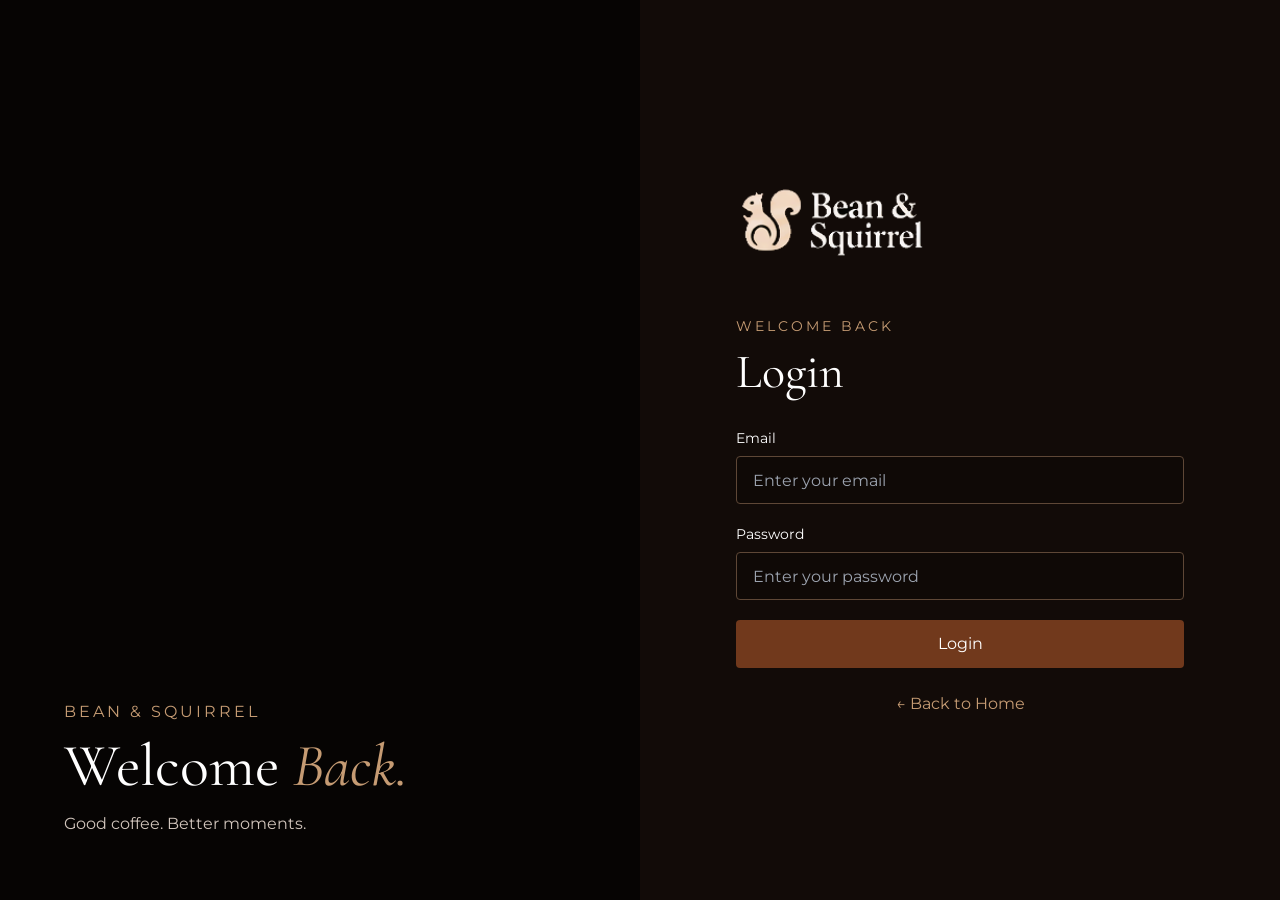
<file: Login.html>
<!doctype html>
<html lang="en">
  <head>
    <meta charset="UTF-8" />
    <meta name="viewport" content="width=device-width, initial-scale=1.0" />
    <title>Login — Bean & Squirrel</title>
    <link rel="icon" href="logo1.png" type="image/png">
    <link rel="stylesheet" href="./output.css" />
    <link href="https://fonts.googleapis.com/css2?family=Cormorant+Garamond:wght@500;600;700&family=Montserrat:wght@400;500;600&display=swap"rel="stylesheet"/>
  </head>

  <body class="min-h-screen bg-[#120b08] text-white font-['Montserrat']">
    <!-- Login -->
    <main class="min-h-screen grid lg:grid-cols-2">
      <!-- Video -->
      <div class="relative hidden lg:block overflow-hidden">
        <video
          class="absolute inset-0 w-full h-full object-cover"
          autoplay
          muted
          loop
          playsinline>
          <source src="Login.mp4" type="video/mp4" />
        </video>

        <div class="absolute inset-0 bg-black/65"></div>
        <div class="relative z-10 h-full flex items-end p-16">
          <div>
            <p class="text-[#c59b73] tracking-[3px]">BEAN & SQUIRREL</p>
            <h1 class="font-['Cormorant_Garamond'] text-6xl mt-3">
              Welcome <em class="text-[#c59b73]">Back.</em>
            </h1>
            <p class="mt-4 text-[#d1c5bc]">Good coffee. Better moments.</p>
          </div>
        </div>
      </div>

      <!-- Form -->
      <div class="flex items-center justify-center p-8">
        <div class="w-full max-w-md">
          <a href="index.html" class="inline-block mb-12">
            <img src="logo.png" alt="Bean & Squirrel" class="w-48" />
          </a>

          <p class="text-[#c59b73] text-sm tracking-[3px]">WELCOME BACK</p>
          <h2 class="font-['Cormorant_Garamond'] text-5xl mt-3">Login</h2>

          <form class="mt-8 space-y-5">
            <div>
              <label class="block mb-2 text-sm"> Email </label>
              <input
                type="email"
                required
                placeholder="Enter your email"
                class="w-full h-12 bg-[#0f0906] border border-[#5e4736] rounded px-4 outline-none focus:border-[#a17f60]"/>
            </div>

            <div>
              <label class="block mb-2 text-sm"> Password </label>
              <input
                type="password"
                required
                placeholder="Enter your password"
                class="w-full h-12 bg-[#0f0906] border border-[#5e4736] rounded px-4 outline-none focus:border-[#a17f60]"/>
            </div>

            <button type="submit" class="w-full h-12 bg-[#71391c] rounded hover:bg-[#8b4c27] transition">
              Login
            </button>
          </form>

          <a href="index.html" class="block text-center mt-6 text-[#c59b73] hover:text-white">
            ← Back to Home
          </a>
        </div>
      </div>
    </main>
  </body>
</html>
</file>
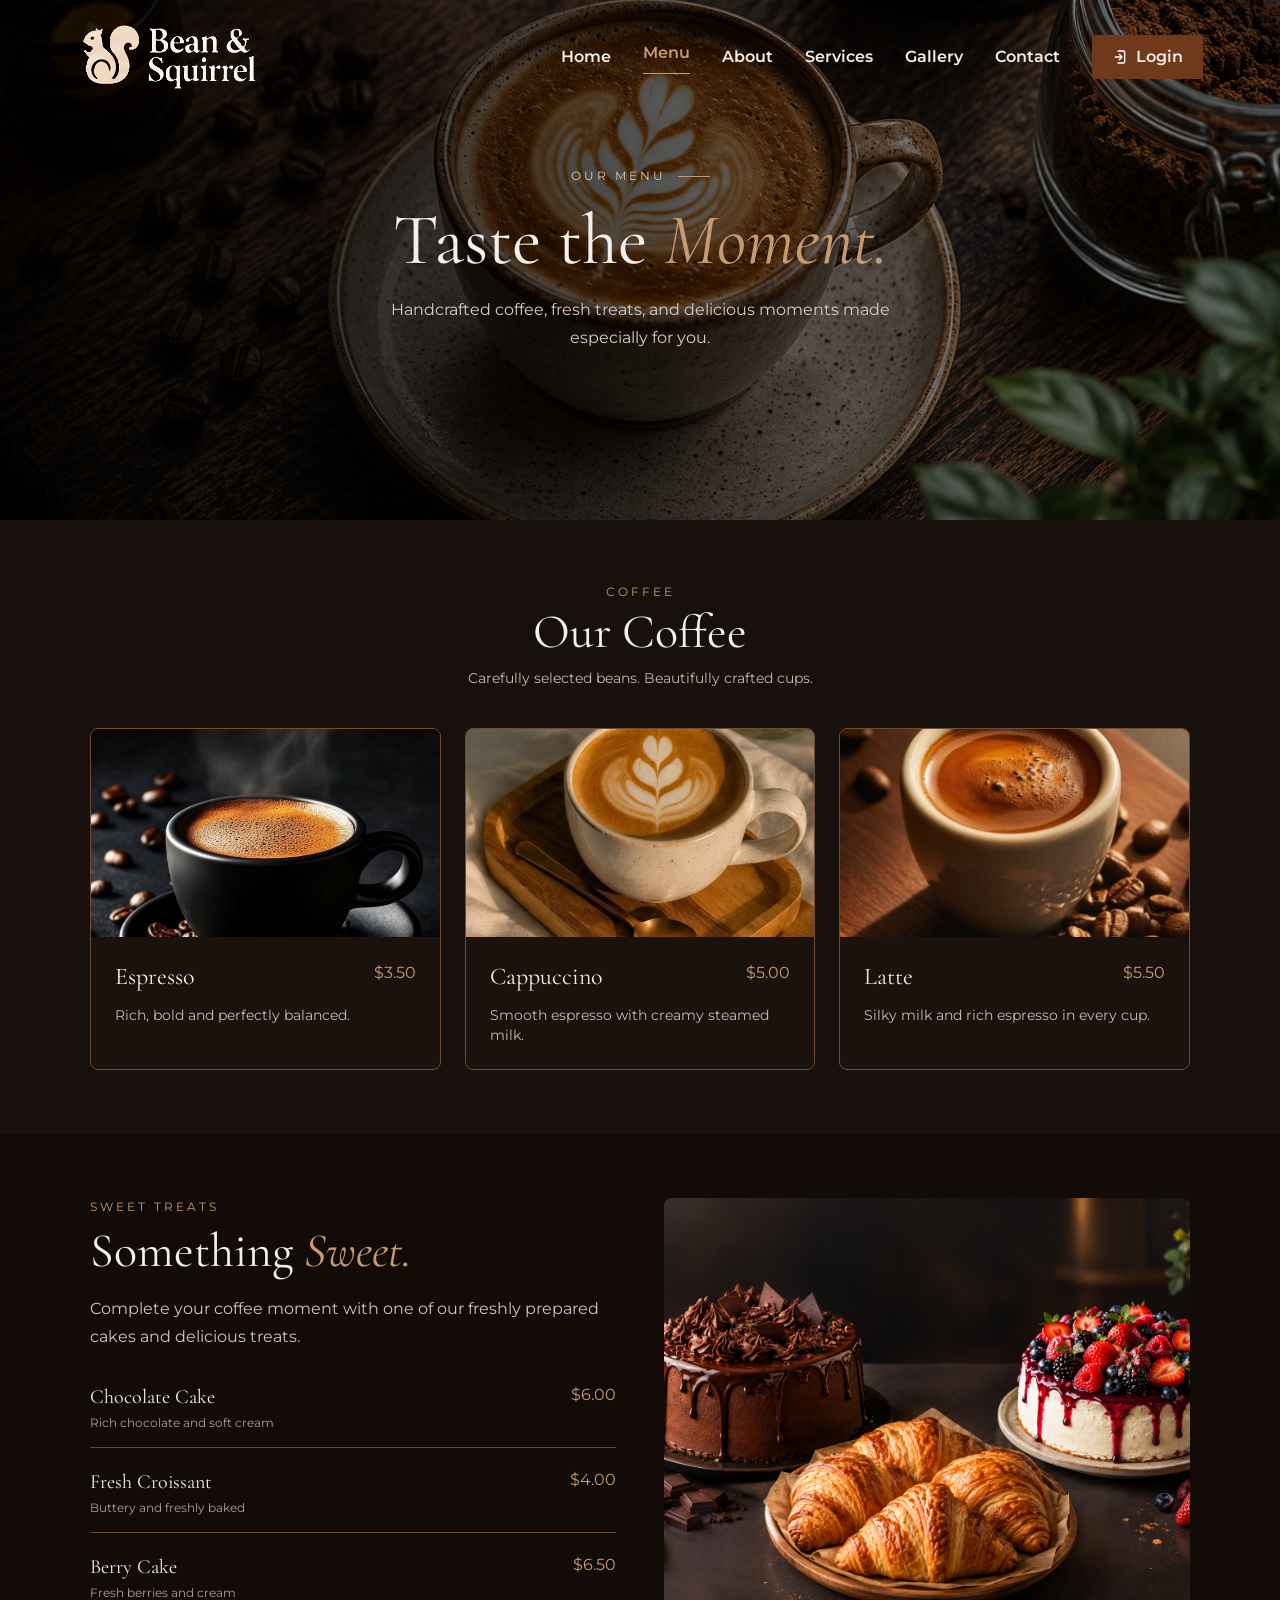
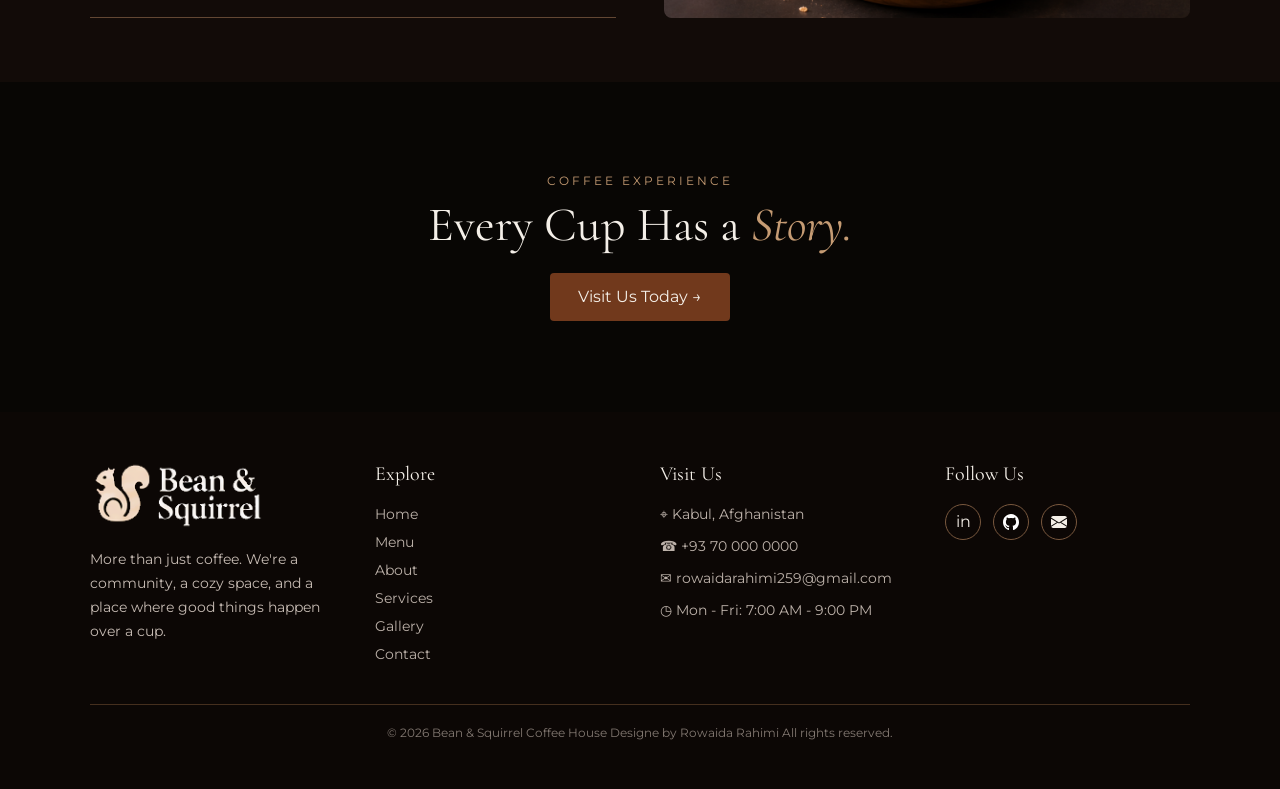
<file: Menu.html>
<!doctype html>
<html lang="en">
  <head>
    <meta charset="UTF-8" />
    <meta name="viewport" content="width=device-width, initial-scale=1.0" />
    <title>Menu — Bean & Squirrel</title>
    <link rel="icon" href="logo 1.png" type="image/png">
    <link rel="stylesheet" href="./output.css">
    <link rel="preconnect" href="https://fonts.googleapis.com" />
    <link rel="preconnect" href="https://fonts.gstatic.com" crossorigin />
    <link href="https://fonts.googleapis.com/css2?family=Cormorant+Garamond:wght@500;600;700&family=Montserrat:wght@400;500;600&display=swap"rel="stylesheet"/>
  </head>

  <body class="bg-[#17100c] text-[#f4efe8] font-['Montserrat']">
    <!-- Header -->
    <header class="relative h-[520px] overflow-hidden">
      <video
        class="absolute inset-0 w-full h-full object-cover"
        autoplay
        muted
        loop
        playsinline
        poster="hero.png">
        <source src="cafe-video2.mp4" type="video/mp4" />
      </video>

      <div class="absolute inset-0 bg-gradient-to-r from-black/90 via-black/60 to-black/30"></div>

      <nav class="absolute top-0 left-0 right-0 z-20 px-[6%] py-5 flex items-center justify-between">
        <a href="index.html" class="w-40 md:w-48">
          <img src="logo.png" alt="Bean & Squirrel" />
        </a>

        <div class="hidden md:flex items-center gap-8 font-semibold">
          <a href="index.html" class="hover:text-[#c59b73] transition">Home</a>
          <a href="Menu.html" class="text-[#c59b73] border-b border-[#c59b73] pb-2">Menu</a>
          <a href="About.html" class="hover:text-[#c59b73] transition">About</a>
          <a href="Services.html" class="hover:text-[#c59b73] transition">Services</a>
          <a href="Gallery.html" class="hover:text-[#c59b73] transition">Gallery</a>
          <a href="Contact.html" class="hover:text-[#c59b73] transition">Contact</a>

          <a href="Login.html" class="flex items-center gap-2 bg-[#71391c] px-5 py-2.5 rounded hover:bg-[#8b4c27] transition">
            <img src="line-login-svgrepo-com.svg" alt="Login" class="w-4 h-4" />
            Login
          </a>
        </div>

        <details class="md:hidden relative">
          <summary class="list-none cursor-pointer text-3xl">☰</summary>

          <div class="absolute right-0 top-12 w-52 bg-[#120a07] border border-[#624733] rounded p-5">
            <div class="flex flex-col gap-4 text-center">
              <a href="index.html">Home</a>
              <a href="Menu.html">Menu</a>
              <a href="About.html">About</a>
              <a href="Services.html">Services</a>
              <a href="Gallery.html">Gallery</a>
              <a href="Contact.html">Contact</a>

              <a href="Login.html" class="bg-[#71391c] py-2 rounded"> Login </a>
            </div>
          </div>
        </details>
      </nav>

      <div class="relative z-10 h-full flex items-center justify-center text-center px-5">
        <div>
          <div class="flex justify-center items-center gap-3 text-[#d8c7b7] text-xs tracking-[3px]">
            OUR MENU
            <span class="w-8 h-px bg-[#c59b73]"></span>
          </div>

          <h1 class="font-['Cormorant_Garamond'] text-6xl md:text-7xl mt-5">
            Taste the <em class="text-[#c59b73]">Moment.</em>
          </h1>

          <p class="max-w-xl mx-auto mt-5 text-[#d6cec6] leading-7">
            Handcrafted coffee, fresh treats, and delicious moments made
            especially for you.
          </p>
        </div>
      </div>
    </header>

    <!-- Coffee -->
    <section class="px-[7%] py-16">
      <div class="max-w-6xl mx-auto">
        <div class="text-center">
          <p class="text-[#c59b73] text-xs tracking-[3px]">COFFEE</p>
          <h2 class="font-['Cormorant_Garamond'] text-5xl mt-2">Our Coffee</h2>
          <p class="text-[#c7b8ad] text-sm mt-3">
            Carefully selected beans. Beautifully crafted cups.
          </p>
        </div>

        <div class="grid md:grid-cols-2 lg:grid-cols-3 gap-6 mt-10">
          <article class="bg-[#1b120d] border border-[#6e4d36] rounded-lg overflow-hidden hover:-translate-y-2 transition">
            <img src="Espresso.jpg" alt="Espresso" class="w-full h-52 object-cover"/>

            <div class="p-6">
              <div class="flex justify-between">
                <h3 class="font-['Cormorant_Garamond'] text-2xl">Espresso</h3>
                <span class="text-[#c59b73]">$3.50</span>
              </div>

              <p class="text-sm text-[#c6bbb3] mt-3">
                Rich, bold and perfectly balanced.
              </p>
            </div>
          </article>

          <article class="bg-[#1b120d] border border-[#6e4d36] rounded-lg overflow-hidden hover:-translate-y-2 transition">
            <img src="Cappuccino.jpg" alt="Cappuccino"class="w-full h-52 object-cover">

            <div class="p-6">
              <div class="flex justify-between">
                <h3 class="font-['Cormorant_Garamond'] text-2xl">Cappuccino</h3>
                <span class="text-[#c59b73]">$5.00</span>
              </div>

              <p class="text-sm text-[#c6bbb3] mt-3">
                Smooth espresso with creamy steamed milk.
              </p>
            </div>
          </article>

          <article class="bg-[#1b120d] border border-[#6e4d36] rounded-lg overflow-hidden hover:-translate-y-2 transition">
            <img src="Latte.jpg" alt="Latte" class="w-full h-52 object-cover"/>

            <div class="p-6">
              <div class="flex justify-between">
                <h3 class="font-['Cormorant_Garamond'] text-2xl">Latte</h3>
                <span class="text-[#c59b73]">$5.50</span>
              </div>

              <p class="text-sm text-[#c6bbb3] mt-3">
                Silky milk and rich espresso in every cup.
              </p>
            </div>
          </article>
        </div>
      </div>
    </section>

    <!-- Treats -->
    <section class="bg-[#120b08] px-[7%] py-16">
      <div class="max-w-6xl mx-auto grid lg:grid-cols-2 gap-12 items-center">
        <div>
          <p class="text-[#c59b73] text-xs tracking-[3px]">SWEET TREATS</p>
          <h2 class="font-['Cormorant_Garamond'] text-5xl mt-3">
            Something <em class="text-[#c59b73]">Sweet.</em>
          </h2>

          <p class="text-[#d1c5bc] leading-7 mt-5">
            Complete your coffee moment with one of our freshly prepared cakes
            and delicious treats.
          </p>

          <div class="mt-8 space-y-5">
            <div class="flex justify-between border-b border-[#624733] pb-4">
              <div>
                <h3 class="font-['Cormorant_Garamond'] text-xl">
                  Chocolate Cake
                </h3>
                <p class="text-xs text-[#aaa098] mt-1">
                  Rich chocolate and soft cream
                </p>
              </div>
              <span class="text-[#c59b73]">$6.00</span>
            </div>

            <div class="flex justify-between border-b border-[#624733] pb-4">
              <div>
                <h3 class="font-['Cormorant_Garamond'] text-xl">
                  Fresh Croissant
                </h3>
                <p class="text-xs text-[#aaa098] mt-1">
                  Buttery and freshly baked
                </p>
              </div>
              <span class="text-[#c59b73]">$4.00</span>
            </div>

            <div class="flex justify-between border-b border-[#624733] pb-4">
              <div>
                <h3 class="font-['Cormorant_Garamond'] text-xl">Berry Cake</h3>
                <p class="text-xs text-[#aaa098] mt-1">
                  Fresh berries and cream
                </p>
              </div>
              <span class="text-[#c59b73]">$6.50</span>
            </div>
          </div>
        </div>

        <div>
          <img src="cake1.png" alt="Fresh cake" class="w-full h-[420px] object-cover rounded-lg hover:scale-[1.02] transition duration-500"/>
        </div>
      </div>
    </section>

    <!-- Coffee Experience -->
    <section class="relative h-[330px] overflow-hidden">
      <video
        class="absolute inset-0 w-full h-full object-cover"
        autoplay
        muted
        loop
        playsinline>
        <source src="cafe-video5.mp4" type="video/mp4" />
      </video>

      <div class="absolute inset-0 bg-black/65"></div>
      <div class="relative z-10 h-full flex items-center justify-center text-center">
        <div>
          <p class="text-[#c59b73] tracking-[3px] text-xs">COFFEE EXPERIENCE</p>
          <h2 class="font-['Cormorant_Garamond'] text-5xl mt-3">
            Every Cup Has a <em class="text-[#c59b73]">Story.</em>
          </h2>

          <a href="Contact.html" class="inline-block mt-6 bg-[#71391c] px-7 py-3 rounded hover:bg-[#8b4c27] transition">
            Visit Us Today →
          </a>
        </div>
      </div>
    </section>

    <!-- Footer -->
    <footer class="bg-[#0c0705] px-[7%] py-12">
      <div class="max-w-6xl mx-auto grid md:grid-cols-2 lg:grid-cols-4 gap-10">
        <!-- Brand -->

        <div>
          <img src="logo.png" alt="Bean & Squirrel" class="w-44" />

          <p class="text-[#c6bbb3] text-sm leading-6 mt-4 max-w-xs">
            More than just coffee. We're a community, a cozy space, and a place
            where good things happen over a cup.
          </p>
        </div>

        <!-- Explore -->
        <div>
          <h3 class="font-['Cormorant_Garamond'] text-xl mb-4">Explore</h3>

          <div class="flex flex-col gap-2 text-sm text-[#bbb0a8]">
            <a href="index.html" class="hover:text-[#c59b73]">Home</a>
            <a href="Menu.html" class="hover:text-[#c59b73]">Menu</a>
            <a href="About.html" class="hover:text-[#c59b73]">About</a>
            <a href="Services.html" class="hover:text-[#c59b73]">Services</a>
            <a href="Gallery.html" class="hover:text-[#c59b73]">Gallery</a>
            <a href="Contact.html" class="hover:text-[#c59b73]">Contact</a>
          </div>
        </div>

        <!-- Visit -->
        <div>
          <h3 class="font-['Cormorant_Garamond'] text-xl mb-4">Visit Us</h3>

          <div class="text-sm text-[#bdb2aa] space-y-3">
            <p>⌖ Kabul, Afghanistan</p>
            <p>☎ +93 70 000 0000</p>
            <p>✉ rowaidarahimi259@gmail.com</p>
            <p>◷ Mon - Fri: 7:00 AM - 9:00 PM</p>
          </div>
        </div>

        <!-- Social -->
        <div>
          <h3 class="font-['Cormorant_Garamond'] text-xl mb-4">Follow Us</h3>
          <div class="flex flex-wrap gap-3">
            <!-- LinkedIn -->
            <a
              href="https://www.linkedin.com/in/rowaidarahimi/"
              rel="noopener"
              target="_blank"
              class="w-9 h-9 rounded-full border border-[#79583e] flex items-center justify-center hover:bg-[#71391c] transition"
              aria-label="LinkedIn"
            >
              in
            </a>

            <!-- GitHub -->
            <a
              href="https://github.com/RowaidaRahimi"
              rel="noopener"
              target="_blank"
              class="w-9 h-9 rounded-full border border-[#79583e] flex items-center justify-center hover:bg-[#71391c] transition"
              aria-label="GitHub"
            >
              <img
                src="github-142-svgrepo-com.svg"
                alt="GitHub"
                class="w-4 h-4"
              />
            </a>

            <!-- Email -->
            <a
              href="mailto:rowaidarahimi259@gmail.com"
              class="w-9 h-9 rounded-full border border-[#79583e] flex items-center justify-center hover:bg-[#71391c] transition"
              aria-label="Email"
            >
              <svg
                xmlns="http://www.w3.org/2000/svg"
                width="16"
                height="16"
                fill="currentColor"
                class="bi bi-envelope-fill"
                viewBox="0 0 16 16"
              >
                <path
                  d="M.05 3.555A2 2 0 0 1 2 2h12a2 2 0 0 1 1.95 1.555L8 8.414zM0 4.697v7.104l5.803-3.558zM6.761 8.83l-6.57 4.027A2 2 0 0 0 2 14h12a2 2 0 0 0 1.808-1.144l-6.57-4.027L8 9.586zm3.436-.586L16 11.801V4.697z"
                />
              </svg>
            </a>
          </div>
        </div>
      </div>

      <div
        class="max-w-6xl mx-auto mt-10 pt-5 border-t border-[#7e5839]/50 text-center"
      >
        <p class="text-[#827871] text-xs">
          © 2026 Bean & Squirrel Coffee House Designe by Rowaida Rahimi All
          rights reserved.
        </p>
      </div>
    </footer>
  </body>
</html>
</file>
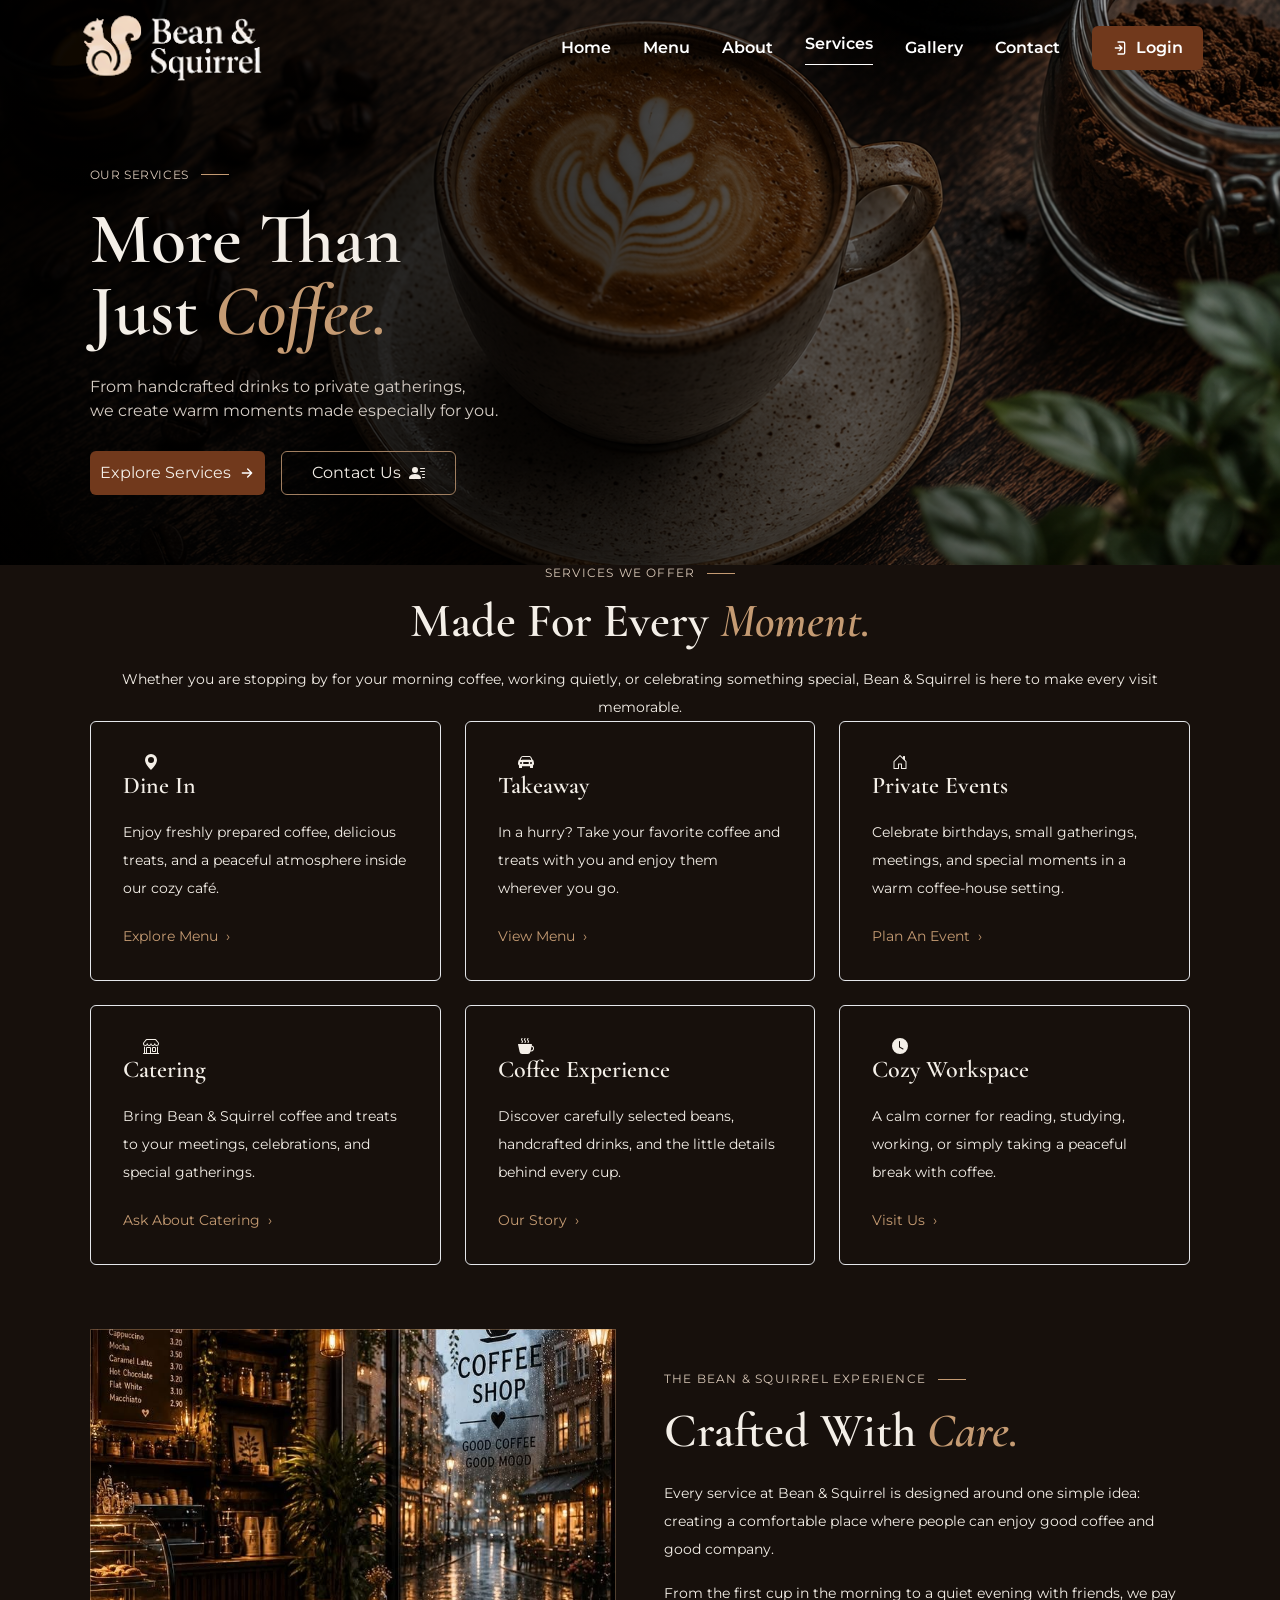
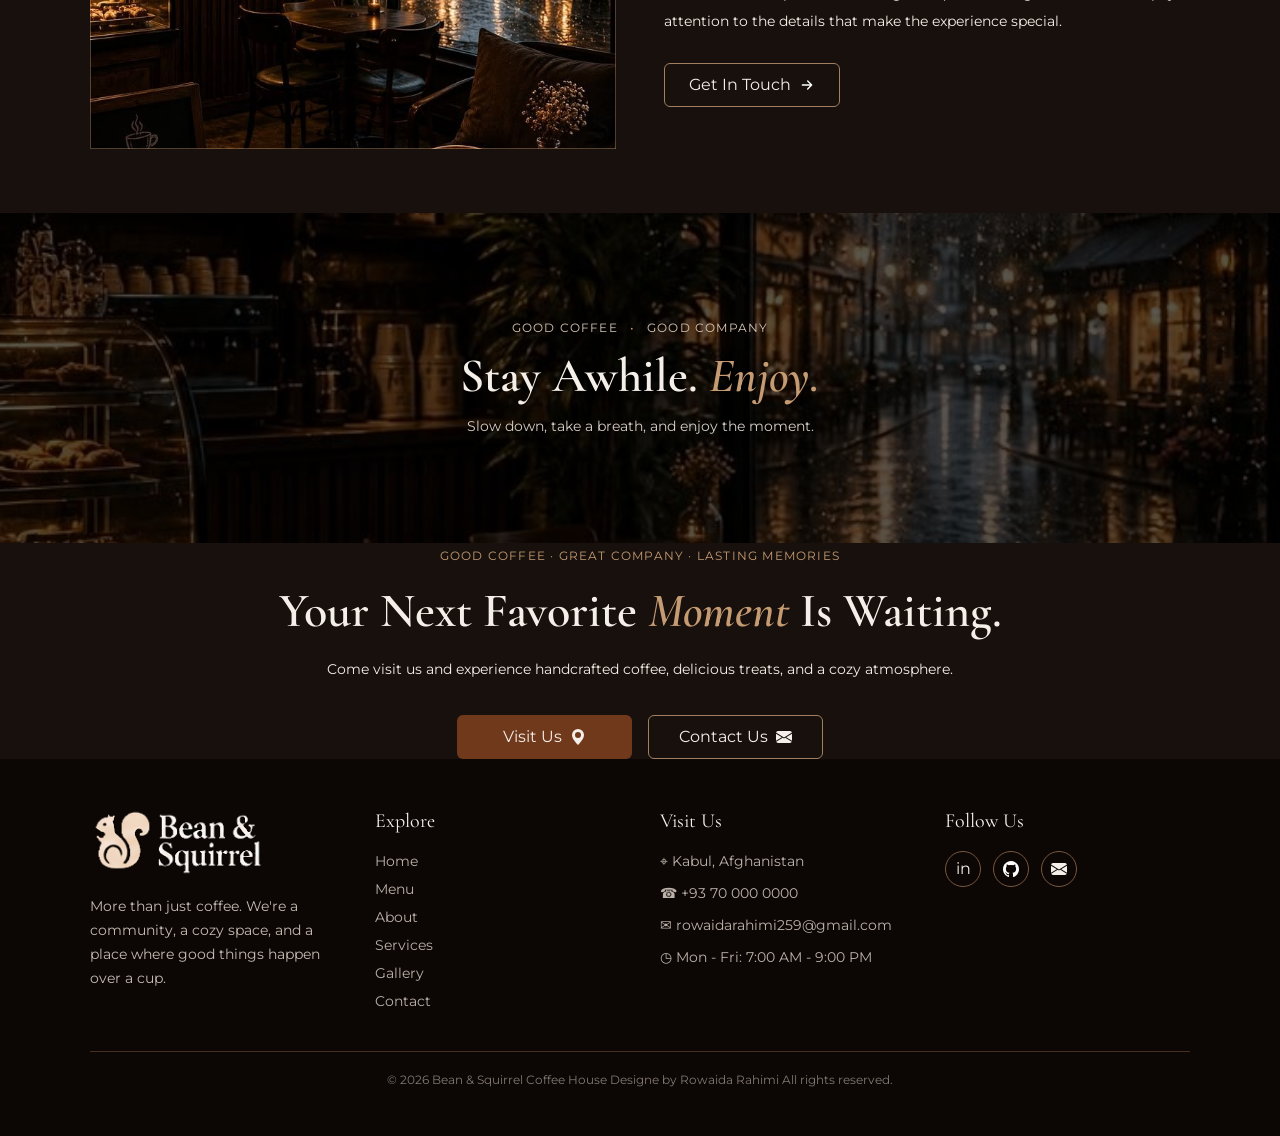
<file: Services.html>
<!doctype html>
<html lang="en">
  <head>
    <meta charset="UTF-8" />
    <meta name="viewport" content="width=device-width, initial-scale=1.0" />
    <title>Services | Bean & Squirrel</title>
    <link rel="icon" href="logo1.png" type="image/png" />
    <link rel="stylesheet" href="./output.css" />
    <!-- Fonts -->
    <link rel="preconnect" href="https://fonts.googleapis.com" />
    <link rel="preconnect" href="https://fonts.gstatic.com" crossorigin />
    <link
      href="https://fonts.googleapis.com/css2?family=Cormorant+Garamond:wght@500;600;700&family=Montserrat:wght@400;500;600&display=swap"
      rel="stylesheet"
    />
  </head>

  <body class="bg-[#17100c] text-[#f4efe8] font-['Montserrat']">
    <!-- Header -->
    <header class="relative h-[565px] overflow-hidden">
      <!-- Background Video -->
      <video
        class="absolute inset-0 w-full h-full object-cover"
        autoplay
        muted
        loop
        playsinline
        poster="hero.png"
      >
        <source src="cafe-video8.mp4" type="video/mp4" />
      </video>

      <!-- Dark Overlay -->
      <div
        class="absolute inset-0 bg-gradient-to-r from-black/95 via-black/70 to-black/20"
      ></div>

      <!-- Navigation -->
      <nav
        class="absolute top-0 left-0 right-0 z-20 h-24 flex items-center justify-between px-[6%]"
      >
        <!-- Logo -->
        <a href="index.html" class="w-[150px] md:w-[190px]">
          <img src="logo.png" alt="Bean & Squirrel" class="w-full" />
        </a>

        <!-- Desktop Menu -->
        <div class="hidden md:flex items-center gap-8 text-white font-semibold">
          <a href="index.html" class="hover:text-[#c59b73] transition"> Home</a>
          <a href="Menu.html" class="hover:text-[#c59b73] transition"> Menu</a>
          <a href="About.html" class="hover:text-[#c59b73] transition">About</a>
          <a href="Services.html" class="border-b border-white pb-2"
            >Services</a
          >
          <a href="Gallery.html" class="hover:text-[#c59b73] transition"
            >Gallery</a
          >
          <a href="Contact.html" class="hover:text-[#c59b73] transition"
            >Contact</a
          >

          <!-- Login -->
          <a
            href="Login.html"
            class="flex items-center gap-2 bg-[#71391c] px-5 py-2.5 rounded-md hover:bg-[#8b4c27] transition"
          >
            <img src="line-login-svgrepo-com.svg" alt="Login" class="w-4 h-4" />
            Login
          </a>
        </div>

        <!-- Mobile Menu -->
        <details class="md:hidden relative">
          <summary class="list-none cursor-pointer text-white text-3xl">
            ☰
          </summary>
          <div
            class="absolute right-0 top-12 w-52 bg-[#120a07] border border-[#624733] rounded-md p-5"
          >
            <div class="flex flex-col gap-4 text-center">
              <a href="index.html">Home</a>
              <a href="Menu.html">Menu</a>
              <a href="About.html">About</a>
              <a href="Services.html">Services</a>
              <a href="Gallery.html">Gallery</a>
              <a href="Contact.html">Contact</a>
              <a href="Login.html" class="bg-[#71391c] py-2 rounded">Login</a>
            </div>
          </div>
        </details>
      </nav>

      <!-- Hero Content -->
      <div class="relative z-10 h-full flex items-center px-[7%] pt-24">
        <div>
          <div
            class="flex items-center gap-3 text-[#d8c7b7] text-xs tracking-wider"
          >
            <span>OUR SERVICES</span>
            <span class="w-7 h-px bg-[#c59b73]"></span>
          </div>

          <h1
            class="mt-5 text-5xl md:text-7xl leading-none font-['Cormorant_Garamond'] font-semibold"
          >
            More Than<br />
            Just <em class="text-[#c59b73]">Coffee.</em>
          </h1>

          <p class="mt-7 text-sm md:text-base leading-7 text-[#d6cec6]">
            From handcrafted drinks to private gatherings,<br />
            we create warm moments made especially for you.
          </p>

          <div class="flex flex-col sm:flex-row gap-4 mt-7">
            <a
              href="#services"
              class="min-w-[175px] h-11 flex items-center justify-center gap-2 bg-[#71391c] rounded-md hover:bg-[#8b4c27] transition"
            >
              Explore Services
              <img src="arrow-right-svgrepo-com.svg" alt="" class="w-4 h-4" />
            </a>

            <a
              href="Contact.html"
              class="min-w-[175px] h-11 flex items-center justify-center gap-2 border border-[#a17f60] rounded-md hover:bg-[#a17f60]/10 transition"
            >
              Contact Us
              <svg
                xmlns="http://www.w3.org/2000/svg"
                width="16"
                height="16"
                fill="currentColor"
                class="bi bi-person-lines-fill"
                viewBox="0 0 16 16"
              >
                <path
                  d="M6 8a3 3 0 1 0 0-6 3 3 0 0 0 0 6m-5 6s-1 0-1-1 1-4 6-4 6 3 6 4-1 1-1 1zM11 3.5a.5.5 0 0 1 .5-.5h4a.5.5 0 0 1 0 1h-4a.5.5 0 0 1-.5-.5m.5 2.5a.5.5 0 0 0 0 1h4a.5.5 0 0 0 0-1zm2 3a.5.5 0 0 0 0 1h2a.5.5 0 0 0 0-1zm0 3a.5.5 0 0 0 0 1h2a.5.5 0 0 0 0-1z"
                />
              </svg>
            </a>
          </div>
        </div>
      </div>
    </header>

    <!-- Services Introduction -->
    <section
      id="services"
      class="py-20 px-[7%] bg-gradient-to-b from-[#1b120d] to-[#15100d]"
    >
      <div class="max-w-6xl mx-auto">
        <!-- Heading -->
        <div class="text-center mb-14">
          <div
            class="flex justify-center items-center gap-3 text-[#d8c7b7] text-xs tracking-widest"
          >
            <span>SERVICES WE OFFER</span>
            <span class="w-7 h-px bg-[#c59b73]"></span>
          </div>

          <h2
            class="mt-4 text-5xl md:text-6xl font-['Cormorant_Garamond'] font-semibold"
          >
            Made For Every
            <em class="text-[#c59b73]">Moment.</em>
          </h2>

          <p class="mt-5 max-w-2xl mx-auto text-sm leading-7 text-[#bfb5ac]">
            Whether you are stopping by for your morning coffee, working
            quietly, or celebrating something special, Bean & Squirrel is here
            to make every visit memorable.
          </p>
        </div>

        <!-- Service Cards -->
        <div class="grid grid-cols-1 sm:grid-cols-2 lg:grid-cols-3 gap-6">
          <!-- Service 1 -->
          <article
            class="group border border-[#4b3325] bg-[#1b120d]/80 p-8 rounded-md hover:border-[#a17f60] hover:-translate-y-2 transition duration-300"
          >
            <div
              class="w-14 h-14 rounded-full bg-[#71391c]/30 flex items-center justify-center mb-6"
            >
              <svg
                xmlns="http://www.w3.org/2000/svg"
                width="16"
                height="16"
                fill="currentColor"
                class="bi bi-geo-alt-fill"
                viewBox="0 0 16 16"
              >
                <path
                  d="M8 16s6-5.686 6-10A6 6 0 0 0 2 6c0 4.314 6 10 6 10m0-7a3 3 0 1 1 0-6 3 3 0 0 1 0 6"
                />
              </svg>
            </div>

            <h3 class="text-2xl font-['Cormorant_Garamond'] font-semibold">
              Dine In
            </h3>
            <p class="mt-4 text-sm leading-7 text-[#bfb5ac]">
              Enjoy freshly prepared coffee, delicious treats, and a peaceful
              atmosphere inside our cozy café.
            </p>

            <a
              href="Menu.html"
              class="inline-flex items-center gap-2 mt-6 text-sm text-[#c59b73] hover:text-white transition"
            >
              Explore Menu
              <span>›</span>
            </a>
          </article>

          <!-- Service 2 -->
          <article
            class="group border border-[#4b3325] bg-[#1b120d]/80 p-8 rounded-md hover:border-[#a17f60] hover:-translate-y-2 transition duration-300"
          >
            <div
              class="w-14 h-14 rounded-full bg-[#71391c]/30 flex items-center justify-center mb-6"
            >
              <svg
                xmlns="http://www.w3.org/2000/svg"
                width="16"
                height="16"
                fill="currentColor"
                class="bi bi-car-front-fill"
                viewBox="0 0 16 16"
              >
                <path
                  d="M2.52 3.515A2.5 2.5 0 0 1 4.82 2h6.362c1 0 1.904.596 2.298 1.515l.792 1.848c.075.175.21.319.38.404.5.25.855.715.965 1.262l.335 1.679q.05.242.049.49v.413c0 .814-.39 1.543-1 1.997V13.5a.5.5 0 0 1-.5.5h-2a.5.5 0 0 1-.5-.5v-1.338c-1.292.048-2.745.088-4 .088s-2.708-.04-4-.088V13.5a.5.5 0 0 1-.5.5h-2a.5.5 0 0 1-.5-.5v-1.892c-.61-.454-1-1.183-1-1.997v-.413a2.5 2.5 0 0 1 .049-.49l.335-1.68c.11-.546.465-1.012.964-1.261a.8.8 0 0 0 .381-.404l.792-1.848ZM3 10a1 1 0 1 0 0-2 1 1 0 0 0 0 2m10 0a1 1 0 1 0 0-2 1 1 0 0 0 0 2M6 8a1 1 0 0 0 0 2h4a1 1 0 1 0 0-2zM2.906 5.189a.51.51 0 0 0 .497.731c.91-.073 3.35-.17 4.597-.17s3.688.097 4.597.17a.51.51 0 0 0 .497-.731l-.956-1.913A.5.5 0 0 0 11.691 3H4.309a.5.5 0 0 0-.447.276L2.906 5.19Z"
                />
              </svg>
            </div>

            <h3 class="text-2xl font-['Cormorant_Garamond'] font-semibold">
              Takeaway
            </h3>
            <p class="mt-4 text-sm leading-7 text-[#bfb5ac]">
              In a hurry? Take your favorite coffee and treats with you and
              enjoy them wherever you go.
            </p>

            <a
              href="Menu.html"
              class="inline-flex items-center gap-2 mt-6 text-sm text-[#c59b73] hover:text-white transition"
            >
              View Menu
              <span>›</span>
            </a>
          </article>

          <!-- Service 3 -->
          <article
            class="group border border-[#4b3325] bg-[#1b120d]/80 p-8 rounded-md hover:border-[#a17f60] hover:-translate-y-2 transition duration-300"
          >
            <div
              class="w-14 h-14 rounded-full bg-[#71391c]/30 flex items-center justify-center mb-6"
            >
              <svg
                xmlns="http://www.w3.org/2000/svg"
                width="16"
                height="16"
                fill="currentColor"
                class="bi bi-house-door"
                viewBox="0 0 16 16"
              >
                <path
                  d="M8.354 1.146a.5.5 0 0 0-.708 0l-6 6A.5.5 0 0 0 1.5 7.5v7a.5.5 0 0 0 .5.5h4.5a.5.5 0 0 0 .5-.5v-4h2v4a.5.5 0 0 0 .5.5H14a.5.5 0 0 0 .5-.5v-7a.5.5 0 0 0-.146-.354L13 5.793V2.5a.5.5 0 0 0-.5-.5h-1a.5.5 0 0 0-.5.5v1.293zM2.5 14V7.707l5.5-5.5 5.5 5.5V14H10v-4a.5.5 0 0 0-.5-.5h-3a.5.5 0 0 0-.5.5v4z"
                />
              </svg>
            </div>

            <h3 class="text-2xl font-['Cormorant_Garamond'] font-semibold">
              Private Events
            </h3>
            <p class="mt-4 text-sm leading-7 text-[#bfb5ac]">
              Celebrate birthdays, small gatherings, meetings, and special
              moments in a warm coffee-house setting.
            </p>

            <a
              href="Contact.html"
              class="inline-flex items-center gap-2 mt-6 text-sm text-[#c59b73] hover:text-white transition"
            >
              Plan An Event
              <span>›</span>
            </a>
          </article>

          <!-- Service 4 -->
          <article
            class="group border border-[#4b3325] bg-[#1b120d]/80 p-8 rounded-md hover:border-[#a17f60] hover:-translate-y-2 transition duration-300"
          >
            <div
              class="w-14 h-14 rounded-full bg-[#71391c]/30 flex items-center justify-center mb-6"
            >
              <svg
                xmlns="http://www.w3.org/2000/svg"
                width="16"
                height="16"
                fill="currentColor"
                class="bi bi-shop"
                viewBox="0 0 16 16"
              >
                <path
                  d="M2.97 1.35A1 1 0 0 1 3.73 1h8.54a1 1 0 0 1 .76.35l2.609 3.044A1.5 1.5 0 0 1 16 5.37v.255a2.375 2.375 0 0 1-4.25 1.458A2.37 2.37 0 0 1 9.875 8 2.37 2.37 0 0 1 8 7.083 2.37 2.37 0 0 1 6.125 8a2.37 2.37 0 0 1-1.875-.917A2.375 2.375 0 0 1 0 5.625V5.37a1.5 1.5 0 0 1 .361-.976zm1.78 4.275a1.375 1.375 0 0 0 2.75 0 .5.5 0 0 1 1 0 1.375 1.375 0 0 0 2.75 0 .5.5 0 0 1 1 0 1.375 1.375 0 1 0 2.75 0V5.37a.5.5 0 0 0-.12-.325L12.27 2H3.73L1.12 5.045A.5.5 0 0 0 1 5.37v.255a1.375 1.375 0 0 0 2.75 0 .5.5 0 0 1 1 0M1.5 8.5A.5.5 0 0 1 2 9v6h1v-5a1 1 0 0 1 1-1h3a1 1 0 0 1 1 1v5h6V9a.5.5 0 0 1 1 0v6h.5a.5.5 0 0 1 0 1H.5a.5.5 0 0 1 0-1H1V9a.5.5 0 0 1 .5-.5M4 15h3v-5H4zm5-5a1 1 0 0 1 1-1h2a1 1 0 0 1 1 1v3a1 1 0 0 1-1 1h-2a1 1 0 0 1-1-1zm3 0h-2v3h2z"
                />
              </svg>
            </div>

            <h3 class="text-2xl font-['Cormorant_Garamond'] font-semibold">
              Catering
            </h3>
            <p class="mt-4 text-sm leading-7 text-[#bfb5ac]">
              Bring Bean & Squirrel coffee and treats to your meetings,
              celebrations, and special gatherings.
            </p>

            <a
              href="Contact.html"
              class="inline-flex items-center gap-2 mt-6 text-sm text-[#c59b73] hover:text-white transition"
            >
              Ask About Catering
              <span>›</span>
            </a>
          </article>

          <!-- Service 5 -->
          <article
            class="group border border-[#4b3325] bg-[#1b120d]/80 p-8 rounded-md hover:border-[#a17f60] hover:-translate-y-2 transition duration-300"
          >
            <div
              class="w-14 h-14 rounded-full bg-[#71391c]/30 flex items-center justify-center mb-6"
            >
              <svg
                xmlns="http://www.w3.org/2000/svg"
                width="16"
                height="16"
                fill="currentColor"
                class="bi bi-cup-hot-fill"
                viewBox="0 0 16 16"
              >
                <path
                  fill-rule="evenodd"
                  d="M.5 6a.5.5 0 0 0-.488.608l1.652 7.434A2.5 2.5 0 0 0 4.104 16h5.792a2.5 2.5 0 0 0 2.44-1.958l.131-.59a3 3 0 0 0 1.3-5.854l.221-.99A.5.5 0 0 0 13.5 6zM13 12.5a2 2 0 0 1-.316-.025l.867-3.898A2.001 2.001 0 0 1 13 12.5"
                />
                <path
                  d="m4.4.8-.003.004-.014.019a4 4 0 0 0-.204.31 2 2 0 0 0-.141.267c-.026.06-.034.092-.037.103v.004a.6.6 0 0 0 .091.248c.075.133.178.272.308.445l.01.012c.118.158.26.347.37.543.112.2.22.455.22.745 0 .188-.065.368-.119.494a3 3 0 0 1-.202.388 5 5 0 0 1-.253.382l-.018.025-.005.008-.002.002A.5.5 0 0 1 3.6 4.2l.003-.004.014-.019a4 4 0 0 0 .204-.31 2 2 0 0 0 .141-.267c.026-.06.034-.092.037-.103a.6.6 0 0 0-.09-.252A4 4 0 0 0 3.6 2.8l-.01-.012a5 5 0 0 1-.37-.543A1.53 1.53 0 0 1 3 1.5c0-.188.065-.368.119-.494.059-.138.134-.274.202-.388a6 6 0 0 1 .253-.382l.025-.035A.5.5 0 0 1 4.4.8m3 0-.003.004-.014.019a4 4 0 0 0-.204.31 2 2 0 0 0-.141.267c-.026.06-.034.092-.037.103v.004a.6.6 0 0 0 .091.248c.075.133.178.272.308.445l.01.012c.118.158.26.347.37.543.112.2.22.455.22.745 0 .188-.065.368-.119.494a3 3 0 0 1-.202.388 5 5 0 0 1-.253.382l-.018.025-.005.008-.002.002A.5.5 0 0 1 6.6 4.2l.003-.004.014-.019a4 4 0 0 0 .204-.31 2 2 0 0 0 .141-.267c.026-.06.034-.092.037-.103a.6.6 0 0 0-.09-.252A4 4 0 0 0 6.6 2.8l-.01-.012a5 5 0 0 1-.37-.543A1.53 1.53 0 0 1 6 1.5c0-.188.065-.368.119-.494.059-.138.134-.274.202-.388a6 6 0 0 1 .253-.382l.025-.035A.5.5 0 0 1 7.4.8m3 0-.003.004-.014.019a4 4 0 0 0-.204.31 2 2 0 0 0-.141.267c-.026.06-.034.092-.037.103v.004a.6.6 0 0 0 .091.248c.075.133.178.272.308.445l.01.012c.118.158.26.347.37.543.112.2.22.455.22.745 0 .188-.065.368-.119.494a3 3 0 0 1-.202.388 5 5 0 0 1-.252.382l-.019.025-.005.008-.002.002A.5.5 0 0 1 9.6 4.2l.003-.004.014-.019a4 4 0 0 0 .204-.31 2 2 0 0 0 .141-.267c.026-.06.034-.092.037-.103a.6.6 0 0 0-.09-.252A4 4 0 0 0 9.6 2.8l-.01-.012a5 5 0 0 1-.37-.543A1.53 1.53 0 0 1 9 1.5c0-.188.065-.368.119-.494.059-.138.134-.274.202-.388a6 6 0 0 1 .253-.382l.025-.035A.5.5 0 0 1 10.4.8"
                />
              </svg>
            </div>

            <h3 class="text-2xl font-['Cormorant_Garamond'] font-semibold">
              Coffee Experience
            </h3>
            <p class="mt-4 text-sm leading-7 text-[#bfb5ac]">
              Discover carefully selected beans, handcrafted drinks, and the
              little details behind every cup.
            </p>

            <a
              href="About.html"
              class="inline-flex items-center gap-2 mt-6 text-sm text-[#c59b73] hover:text-white transition"
            >
              Our Story
              <span>›</span>
            </a>
          </article>

          <!-- Service 6 -->
          <article
            class="group border border-[#4b3325] bg-[#1b120d]/80 p-8 rounded-md hover:border-[#a17f60] hover:-translate-y-2 transition duration-300"
          >
            <div
              class="w-14 h-14 rounded-full bg-[#71391c]/30 flex items-center justify-center mb-6"
            >
              <svg
                xmlns="http://www.w3.org/2000/svg"
                width="16"
                height="16"
                fill="currentColor"
                class="bi bi-clock-fill"
                viewBox="0 0 16 16"
              >
                <path
                  d="M16 8A8 8 0 1 1 0 8a8 8 0 0 1 16 0M8 3.5a.5.5 0 0 0-1 0V9a.5.5 0 0 0 .252.434l3.5 2a.5.5 0 0 0 .496-.868L8 8.71z"
                />
              </svg>
            </div>

            <h3 class="text-2xl font-['Cormorant_Garamond'] font-semibold">
              Cozy Workspace
            </h3>
            <p class="mt-4 text-sm leading-7 text-[#bfb5ac]">
              A calm corner for reading, studying, working, or simply taking a
              peaceful break with coffee.
            </p>

            <a
              href="Contact.html"
              class="inline-flex items-center gap-2 mt-6 text-sm text-[#c59b73] hover:text-white transition"
            >
              Visit Us
              <span>›</span>
            </a>
          </article>
        </div>
      </div>
    </section>

    <!-- Image Section -->
    <section class="py-16 px-[7%] bg-[#17100c]">
      <div
        class="max-w-6xl mx-auto grid grid-cols-1 lg:grid-cols-2 gap-12 items-center"
      >
        <!-- Image -->
        <div class="relative">
          <img
            src="services.jpg"
            alt="Coffee shop service"
            class="w-full h-[420px] object-cover rounded-sm"
          />
          <div
            class="absolute inset-0 border border-[#c59b73]/40 m-5 pointer-events-none"
          ></div>
        </div>

        <!-- Text -->
        <div>
          <div
            class="flex items-center gap-3 text-[#d8c7b7] text-xs tracking-widest"
          >
            <span>THE BEAN & SQUIRREL EXPERIENCE</span>
            <span class="w-7 h-px bg-[#c59b73]"></span>
          </div>

          <h2
            class="mt-5 text-5xl md:text-6xl font-['Cormorant_Garamond'] font-semibold leading-none"
          >
            Crafted With
            <em class="text-[#c59b73]">Care.</em>
          </h2>

          <p class="mt-6 text-sm leading-7 text-[#bfb5ac]">
            Every service at Bean & Squirrel is designed around one simple idea:
            creating a comfortable place where people can enjoy good coffee and
            good company.
          </p>

          <p class="mt-4 text-sm leading-7 text-[#bfb5ac]">
            From the first cup in the morning to a quiet evening with friends,
            we pay attention to the details that make the experience special.
          </p>

          <a
            href="Contact.html"
            class="inline-flex items-center justify-center gap-2 mt-7 px-6 h-11 border border-[#a17f60] rounded-md hover:bg-[#a17f60]/10 transition"
          >
            Get In Touch
            <img src="arrow-right-svgrepo-com.svg" alt="" class="w-4 h-4" />
            </svg>
          </a>
        </div>
      </div>
    </section>

    <!-- Video Section -->
    <section class="relative h-[330px] overflow-hidden">
      <video
        class="absolute inset-0 w-full h-full object-cover"
        autoplay
        muted
        loop
        playsinline
        poster="services.jpg"
      >
        <source src="services-video1.mp4" type="video/mp4" />
      </video>

      <!-- Overlay -->
      <div class="absolute inset-0 bg-black/65"></div>
      <!-- Content -->
      <div
        class="relative z-10 h-full flex items-center justify-center text-center px-6"
      >
        <div>
          <div
            class="flex items-center justify-center gap-3 text-[#d8c7b7] text-xs tracking-widest"
          >
            <span>GOOD COFFEE</span>
            <span class="text-[#c59b73]">•</span>
            <span>GOOD COMPANY</span>
          </div>

          <h2
            class="mt-4 text-5xl md:text-6xl font-['Cormorant_Garamond'] font-semibold"
          >
            Stay Awhile.
            <em class="text-[#c59b73]">Enjoy.</em>
          </h2>

          <p class="mt-4 text-sm text-[#d6cec6]">
            Slow down, take a breath, and enjoy the moment.
          </p>
        </div>
      </div>
    </section>

    <!-- CTA -->
    <section class="relative py-20 px-[7%] overflow-hidden h-1/6">
      <div
        class="absolute inset-0 bg-gradient-to-r from-[#29170d] via-[#1b100b] to-[#120c09]"
      ></div>
      <div class="relative z-10 max-w-4xl mx-auto text-center">
        <small class="text-[#c59b73] tracking-widest text-xs">
          GOOD COFFEE · GREAT COMPANY · LASTING MEMORIES
        </small>

        <h2
          class="mt-5 text-5xl md:text-6xl font-['Cormorant_Garamond'] font-semibold"
        >
          Your Next Favorite
          <em class="text-[#c59b73]">Moment</em>
          Is Waiting.
        </h2>

        <p class="mt-5 max-w-2xl mx-auto text-sm leading-7 text-[#bfb5ac]">
          Come visit us and experience handcrafted coffee, delicious treats, and
          a cozy atmosphere.
        </p>

        <div class="flex flex-col sm:flex-row justify-center gap-4 mt-8">
          <a
            href="Contact.html"
            class="min-w-[175px] h-11 flex items-center justify-center gap-2 bg-[#71391c] rounded-md hover:bg-[#8b4c27] transition"
          >
            Visit Us
              <svg
                xmlns="http://www.w3.org/2000/svg"
                width="16"
                height="16"
                fill="currentColor"
                class="bi bi-geo-alt-fill"
                viewBox="0 0 16 16"
              >
                <path
                  d="M8 16s6-5.686 6-10A6 6 0 0 0 2 6c0 4.314 6 10 6 10m0-7a3 3 0 1 1 0-6 3 3 0 0 1 0 6"
                />
              </svg>
          </a>

          <a
            href="Contact.html"
            class="min-w-[175px] h-11 flex items-center justify-center gap-2 border border-[#a17f60] rounded-md hover:bg-[#a17f60]/10 transition"
          >
            Contact Us
            <svg
                xmlns="http://www.w3.org/2000/svg"
                width="16"
                height="16"
                fill="currentColor"
                class="bi bi-envelope-fill"
                viewBox="0 0 16 16"
              >
                <path
                  d="M.05 3.555A2 2 0 0 1 2 2h12a2 2 0 0 1 1.95 1.555L8 8.414zM0 4.697v7.104l5.803-3.558zM6.761 8.83l-6.57 4.027A2 2 0 0 0 2 14h12a2 2 0 0 0 1.808-1.144l-6.57-4.027L8 9.586zm3.436-.586L16 11.801V4.697z"
                />
              </svg>
          </a>
        </div>
      </div>
    </section>

    <!-- Footer -->
    <footer class="bg-[#0c0705] px-[7%] py-12">
      <div class="max-w-6xl mx-auto grid md:grid-cols-2 lg:grid-cols-4 gap-10">
        <!-- Brand -->

        <div>
          <img src="logo.png" alt="Bean & Squirrel" class="w-44" />

          <p class="text-[#c6bbb3] text-sm leading-6 mt-4 max-w-xs">
            More than just coffee. We're a community, a cozy space, and a place
            where good things happen over a cup.
          </p>
        </div>

        <!-- Explore -->
        <div>
          <h3 class="font-['Cormorant_Garamond'] text-xl mb-4">Explore</h3>

          <div class="flex flex-col gap-2 text-sm text-[#bbb0a8]">
            <a href="index.html" class="hover:text-[#c59b73]">Home</a>
            <a href="Menu.html" class="hover:text-[#c59b73]">Menu</a>
            <a href="About.html" class="hover:text-[#c59b73]">About</a>
            <a href="Services.html" class="hover:text-[#c59b73]">Services</a>
            <a href="Gallery.html" class="hover:text-[#c59b73]">Gallery</a>
            <a href="Contact.html" class="hover:text-[#c59b73]">Contact</a>
          </div>
        </div>

        <!-- Visit -->
        <div>
          <h3 class="font-['Cormorant_Garamond'] text-xl mb-4">Visit Us</h3>

          <div class="text-sm text-[#bdb2aa] space-y-3">
            <p>⌖ Kabul, Afghanistan</p>
            <p>☎ +93 70 000 0000</p>
            <p>✉ rowaidarahimi259@gmail.com</p>
            <p>◷ Mon - Fri: 7:00 AM - 9:00 PM</p>
          </div>
        </div>

        <!-- Social -->
        <div>
          <h3 class="font-['Cormorant_Garamond'] text-xl mb-4">Follow Us</h3>
          <div class="flex flex-wrap gap-3">
            <!-- LinkedIn -->
            <a
              href="https://www.linkedin.com/in/rowaidarahimi/"
              rel="noopener"
              target="_blank"
              class="w-9 h-9 rounded-full border border-[#79583e] flex items-center justify-center hover:bg-[#71391c] transition"
              aria-label="LinkedIn"
            >
              in
            </a>

            <!-- GitHub -->
            <a
              href="https://github.com/RowaidaRahimi"
              rel="noopener"
              target="_blank"
              class="w-9 h-9 rounded-full border border-[#79583e] flex items-center justify-center hover:bg-[#71391c] transition"
              aria-label="GitHub"
            >
              <img
                src="github-142-svgrepo-com.svg"
                alt="GitHub"
                class="w-4 h-4"
              />
            </a>

            <!-- Email -->
            <a
              href="mailto:rowaidarahimi259@gmail.com"
              class="w-9 h-9 rounded-full border border-[#79583e] flex items-center justify-center hover:bg-[#71391c] transition"
              aria-label="Email"
            >
              <svg
                xmlns="http://www.w3.org/2000/svg"
                width="16"
                height="16"
                fill="currentColor"
                class="bi bi-envelope-fill"
                viewBox="0 0 16 16"
              >
                <path
                  d="M.05 3.555A2 2 0 0 1 2 2h12a2 2 0 0 1 1.95 1.555L8 8.414zM0 4.697v7.104l5.803-3.558zM6.761 8.83l-6.57 4.027A2 2 0 0 0 2 14h12a2 2 0 0 0 1.808-1.144l-6.57-4.027L8 9.586zm3.436-.586L16 11.801V4.697z"
                />
              </svg>
            </a>
          </div>
        </div>
      </div>

      <div
        class="max-w-6xl mx-auto mt-10 pt-5 border-t border-[#7e5839]/50 text-center"
      >
        <p class="text-[#827871] text-xs">
          © 2026 Bean & Squirrel Coffee House Designe by Rowaida Rahimi All
          rights reserved.
        </p>
      </div>
    </footer>
  </body>
</html>
</file>
<file: output.css>
*, ::before, ::after {
  --tw-border-spacing-x: 0;
  --tw-border-spacing-y: 0;
  --tw-translate-x: 0;
  --tw-translate-y: 0;
  --tw-rotate: 0;
  --tw-skew-x: 0;
  --tw-skew-y: 0;
  --tw-scale-x: 1;
  --tw-scale-y: 1;
  --tw-pan-x:  ;
  --tw-pan-y:  ;
  --tw-pinch-zoom:  ;
  --tw-scroll-snap-strictness: proximity;
  --tw-gradient-from-position:  ;
  --tw-gradient-via-position:  ;
  --tw-gradient-to-position:  ;
  --tw-ordinal:  ;
  --tw-slashed-zero:  ;
  --tw-numeric-figure:  ;
  --tw-numeric-spacing:  ;
  --tw-numeric-fraction:  ;
  --tw-ring-inset:  ;
  --tw-ring-offset-width: 0px;
  --tw-ring-offset-color: #fff;
  --tw-ring-color: rgb(59 130 246 / 0.5);
  --tw-ring-offset-shadow: 0 0 #0000;
  --tw-ring-shadow: 0 0 #0000;
  --tw-shadow: 0 0 #0000;
  --tw-shadow-colored: 0 0 #0000;
  --tw-blur:  ;
  --tw-brightness:  ;
  --tw-contrast:  ;
  --tw-grayscale:  ;
  --tw-hue-rotate:  ;
  --tw-invert:  ;
  --tw-saturate:  ;
  --tw-sepia:  ;
  --tw-drop-shadow:  ;
  --tw-backdrop-blur:  ;
  --tw-backdrop-brightness:  ;
  --tw-backdrop-contrast:  ;
  --tw-backdrop-grayscale:  ;
  --tw-backdrop-hue-rotate:  ;
  --tw-backdrop-invert:  ;
  --tw-backdrop-opacity:  ;
  --tw-backdrop-saturate:  ;
  --tw-backdrop-sepia:  ;
  --tw-contain-size:  ;
  --tw-contain-layout:  ;
  --tw-contain-paint:  ;
  --tw-contain-style:  ;
}

::backdrop {
  --tw-border-spacing-x: 0;
  --tw-border-spacing-y: 0;
  --tw-translate-x: 0;
  --tw-translate-y: 0;
  --tw-rotate: 0;
  --tw-skew-x: 0;
  --tw-skew-y: 0;
  --tw-scale-x: 1;
  --tw-scale-y: 1;
  --tw-pan-x:  ;
  --tw-pan-y:  ;
  --tw-pinch-zoom:  ;
  --tw-scroll-snap-strictness: proximity;
  --tw-gradient-from-position:  ;
  --tw-gradient-via-position:  ;
  --tw-gradient-to-position:  ;
  --tw-ordinal:  ;
  --tw-slashed-zero:  ;
  --tw-numeric-figure:  ;
  --tw-numeric-spacing:  ;
  --tw-numeric-fraction:  ;
  --tw-ring-inset:  ;
  --tw-ring-offset-width: 0px;
  --tw-ring-offset-color: #fff;
  --tw-ring-color: rgb(59 130 246 / 0.5);
  --tw-ring-offset-shadow: 0 0 #0000;
  --tw-ring-shadow: 0 0 #0000;
  --tw-shadow: 0 0 #0000;
  --tw-shadow-colored: 0 0 #0000;
  --tw-blur:  ;
  --tw-brightness:  ;
  --tw-contrast:  ;
  --tw-grayscale:  ;
  --tw-hue-rotate:  ;
  --tw-invert:  ;
  --tw-saturate:  ;
  --tw-sepia:  ;
  --tw-drop-shadow:  ;
  --tw-backdrop-blur:  ;
  --tw-backdrop-brightness:  ;
  --tw-backdrop-contrast:  ;
  --tw-backdrop-grayscale:  ;
  --tw-backdrop-hue-rotate:  ;
  --tw-backdrop-invert:  ;
  --tw-backdrop-opacity:  ;
  --tw-backdrop-saturate:  ;
  --tw-backdrop-sepia:  ;
  --tw-contain-size:  ;
  --tw-contain-layout:  ;
  --tw-contain-paint:  ;
  --tw-contain-style:  ;
}

/*
! tailwindcss v3.4.19 | MIT License | https://tailwindcss.com
*/

/*
1. Prevent padding and border from affecting element width. (https://github.com/mozdevs/cssremedy/issues/4)
2. Allow adding a border to an element by just adding a border-width. (https://github.com/tailwindcss/tailwindcss/pull/116)
*/

*,
::before,
::after {
  box-sizing: border-box;
  /* 1 */
  border-width: 0;
  /* 2 */
  border-style: solid;
  /* 2 */
  border-color: #e5e7eb;
  /* 2 */
}

::before,
::after {
  --tw-content: '';
}

/*
1. Use a consistent sensible line-height in all browsers.
2. Prevent adjustments of font size after orientation changes in iOS.
3. Use a more readable tab size.
4. Use the user's configured `sans` font-family by default.
5. Use the user's configured `sans` font-feature-settings by default.
6. Use the user's configured `sans` font-variation-settings by default.
7. Disable tap highlights on iOS
*/

html,
:host {
  line-height: 1.5;
  /* 1 */
  -webkit-text-size-adjust: 100%;
  /* 2 */
  -moz-tab-size: 4;
  /* 3 */
  -o-tab-size: 4;
     tab-size: 4;
  /* 3 */
  font-family: ui-sans-serif, system-ui, sans-serif, "Apple Color Emoji", "Segoe UI Emoji", "Segoe UI Symbol", "Noto Color Emoji";
  /* 4 */
  font-feature-settings: normal;
  /* 5 */
  font-variation-settings: normal;
  /* 6 */
  -webkit-tap-highlight-color: transparent;
  /* 7 */
}

/*
1. Remove the margin in all browsers.
2. Inherit line-height from `html` so users can set them as a class directly on the `html` element.
*/

body {
  margin: 0;
  /* 1 */
  line-height: inherit;
  /* 2 */
}

/*
1. Add the correct height in Firefox.
2. Correct the inheritance of border color in Firefox. (https://bugzilla.mozilla.org/show_bug.cgi?id=190655)
3. Ensure horizontal rules are visible by default.
*/

hr {
  height: 0;
  /* 1 */
  color: inherit;
  /* 2 */
  border-top-width: 1px;
  /* 3 */
}

/*
Add the correct text decoration in Chrome, Edge, and Safari.
*/

abbr:where([title]) {
  -webkit-text-decoration: underline dotted;
          text-decoration: underline dotted;
}

/*
Remove the default font size and weight for headings.
*/

h1,
h2,
h3,
h4,
h5,
h6 {
  font-size: inherit;
  font-weight: inherit;
}

/*
Reset links to optimize for opt-in styling instead of opt-out.
*/

a {
  color: inherit;
  text-decoration: inherit;
}

/*
Add the correct font weight in Edge and Safari.
*/

b,
strong {
  font-weight: bolder;
}

/*
1. Use the user's configured `mono` font-family by default.
2. Use the user's configured `mono` font-feature-settings by default.
3. Use the user's configured `mono` font-variation-settings by default.
4. Correct the odd `em` font sizing in all browsers.
*/

code,
kbd,
samp,
pre {
  font-family: ui-monospace, SFMono-Regular, Menlo, Monaco, Consolas, "Liberation Mono", "Courier New", monospace;
  /* 1 */
  font-feature-settings: normal;
  /* 2 */
  font-variation-settings: normal;
  /* 3 */
  font-size: 1em;
  /* 4 */
}

/*
Add the correct font size in all browsers.
*/

small {
  font-size: 80%;
}

/*
Prevent `sub` and `sup` elements from affecting the line height in all browsers.
*/

sub,
sup {
  font-size: 75%;
  line-height: 0;
  position: relative;
  vertical-align: baseline;
}

sub {
  bottom: -0.25em;
}

sup {
  top: -0.5em;
}

/*
1. Remove text indentation from table contents in Chrome and Safari. (https://bugs.chromium.org/p/chromium/issues/detail?id=999088, https://bugs.webkit.org/show_bug.cgi?id=201297)
2. Correct table border color inheritance in all Chrome and Safari. (https://bugs.chromium.org/p/chromium/issues/detail?id=935729, https://bugs.webkit.org/show_bug.cgi?id=195016)
3. Remove gaps between table borders by default.
*/

table {
  text-indent: 0;
  /* 1 */
  border-color: inherit;
  /* 2 */
  border-collapse: collapse;
  /* 3 */
}

/*
1. Change the font styles in all browsers.
2. Remove the margin in Firefox and Safari.
3. Remove default padding in all browsers.
*/

button,
input,
optgroup,
select,
textarea {
  font-family: inherit;
  /* 1 */
  font-feature-settings: inherit;
  /* 1 */
  font-variation-settings: inherit;
  /* 1 */
  font-size: 100%;
  /* 1 */
  font-weight: inherit;
  /* 1 */
  line-height: inherit;
  /* 1 */
  letter-spacing: inherit;
  /* 1 */
  color: inherit;
  /* 1 */
  margin: 0;
  /* 2 */
  padding: 0;
  /* 3 */
}

/*
Remove the inheritance of text transform in Edge and Firefox.
*/

button,
select {
  text-transform: none;
}

/*
1. Correct the inability to style clickable types in iOS and Safari.
2. Remove default button styles.
*/

button,
input:where([type='button']),
input:where([type='reset']),
input:where([type='submit']) {
  -webkit-appearance: button;
  /* 1 */
  background-color: transparent;
  /* 2 */
  background-image: none;
  /* 2 */
}

/*
Use the modern Firefox focus style for all focusable elements.
*/

:-moz-focusring {
  outline: auto;
}

/*
Remove the additional `:invalid` styles in Firefox. (https://github.com/mozilla/gecko-dev/blob/2f9eacd9d3d995c937b4251a5557d95d494c9be1/layout/style/res/forms.css#L728-L737)
*/

:-moz-ui-invalid {
  box-shadow: none;
}

/*
Add the correct vertical alignment in Chrome and Firefox.
*/

progress {
  vertical-align: baseline;
}

/*
Correct the cursor style of increment and decrement buttons in Safari.
*/

::-webkit-inner-spin-button,
::-webkit-outer-spin-button {
  height: auto;
}

/*
1. Correct the odd appearance in Chrome and Safari.
2. Correct the outline style in Safari.
*/

[type='search'] {
  -webkit-appearance: textfield;
  /* 1 */
  outline-offset: -2px;
  /* 2 */
}

/*
Remove the inner padding in Chrome and Safari on macOS.
*/

::-webkit-search-decoration {
  -webkit-appearance: none;
}

/*
1. Correct the inability to style clickable types in iOS and Safari.
2. Change font properties to `inherit` in Safari.
*/

::-webkit-file-upload-button {
  -webkit-appearance: button;
  /* 1 */
  font: inherit;
  /* 2 */
}

/*
Add the correct display in Chrome and Safari.
*/

summary {
  display: list-item;
}

/*
Removes the default spacing and border for appropriate elements.
*/

blockquote,
dl,
dd,
h1,
h2,
h3,
h4,
h5,
h6,
hr,
figure,
p,
pre {
  margin: 0;
}

fieldset {
  margin: 0;
  padding: 0;
}

legend {
  padding: 0;
}

ol,
ul,
menu {
  list-style: none;
  margin: 0;
  padding: 0;
}

/*
Reset default styling for dialogs.
*/

dialog {
  padding: 0;
}

/*
Prevent resizing textareas horizontally by default.
*/

textarea {
  resize: vertical;
}

/*
1. Reset the default placeholder opacity in Firefox. (https://github.com/tailwindlabs/tailwindcss/issues/3300)
2. Set the default placeholder color to the user's configured gray 400 color.
*/

input::-moz-placeholder, textarea::-moz-placeholder {
  opacity: 1;
  /* 1 */
  color: #9ca3af;
  /* 2 */
}

input::placeholder,
textarea::placeholder {
  opacity: 1;
  /* 1 */
  color: #9ca3af;
  /* 2 */
}

/*
Set the default cursor for buttons.
*/

button,
[role="button"] {
  cursor: pointer;
}

/*
Make sure disabled buttons don't get the pointer cursor.
*/

:disabled {
  cursor: default;
}

/*
1. Make replaced elements `display: block` by default. (https://github.com/mozdevs/cssremedy/issues/14)
2. Add `vertical-align: middle` to align replaced elements more sensibly by default. (https://github.com/jensimmons/cssremedy/issues/14#issuecomment-634934210)
   This can trigger a poorly considered lint error in some tools but is included by design.
*/

img,
svg,
video,
canvas,
audio,
iframe,
embed,
object {
  display: block;
  /* 1 */
  vertical-align: middle;
  /* 2 */
}

/*
Constrain images and videos to the parent width and preserve their intrinsic aspect ratio. (https://github.com/mozdevs/cssremedy/issues/14)
*/

img,
video {
  max-width: 100%;
  height: auto;
}

/* Make elements with the HTML hidden attribute stay hidden by default */

[hidden]:where(:not([hidden="until-found"])) {
  display: none;
}

.absolute {
  position: absolute;
}

.relative {
  position: relative;
}

.inset-0 {
  inset: 0px;
}

.bottom-5 {
  bottom: 1.25rem;
}

.left-0 {
  left: 0px;
}

.left-1\/2 {
  left: 50%;
}

.right-0 {
  right: 0px;
}

.top-0 {
  top: 0px;
}

.top-12 {
  top: 3rem;
}

.z-10 {
  z-index: 10;
}

.z-20 {
  z-index: 20;
}

.mx-auto {
  margin-left: auto;
  margin-right: auto;
}

.mb-3 {
  margin-bottom: 0.75rem;
}

.mb-4 {
  margin-bottom: 1rem;
}

.ml-auto {
  margin-left: auto;
}

.mt-1 {
  margin-top: 0.25rem;
}

.mt-10 {
  margin-top: 2.5rem;
}

.mt-2 {
  margin-top: 0.5rem;
}

.mt-3 {
  margin-top: 0.75rem;
}

.mt-4 {
  margin-top: 1rem;
}

.mt-5 {
  margin-top: 1.25rem;
}

.mt-6 {
  margin-top: 1.5rem;
}

.mt-7 {
  margin-top: 1.75rem;
}

.mt-8 {
  margin-top: 2rem;
}

.mb-12 {
  margin-bottom: 3rem;
}

.mb-2 {
  margin-bottom: 0.5rem;
}

.mt-12 {
  margin-top: 3rem;
}

.block {
  display: block;
}

.inline-block {
  display: inline-block;
}

.flex {
  display: flex;
}

.inline-flex {
  display: inline-flex;
}

.grid {
  display: grid;
}

.hidden {
  display: none;
}

.h-11 {
  height: 2.75rem;
}

.h-12 {
  height: 3rem;
}

.h-2 {
  height: 0.5rem;
}

.h-20 {
  height: 5rem;
}

.h-24 {
  height: 6rem;
}

.h-4 {
  height: 1rem;
}

.h-9 {
  height: 2.25rem;
}

.h-\[210px\] {
  height: 210px;
}

.h-\[260px\] {
  height: 260px;
}

.h-\[300px\] {
  height: 300px;
}

.h-\[350px\] {
  height: 350px;
}

.h-\[565px\] {
  height: 565px;
}

.h-full {
  height: 100%;
}

.h-px {
  height: 1px;
}

.h-52 {
  height: 13rem;
}

.h-\[330px\] {
  height: 330px;
}

.h-\[420px\] {
  height: 420px;
}

.h-\[520px\] {
  height: 520px;
}

.h-72 {
  height: 18rem;
}

.h-\[500px\] {
  height: 500px;
}

.min-h-screen {
  min-height: 100vh;
}

.w-14 {
  width: 3.5rem;
}

.w-64 {
  width: 16rem;
}

.w-1 {
  width: 0.25rem;
}

.w-12 {
  width: 3rem;
}

.w-4 {
  width: 1rem;
}

.w-44 {
  width: 11rem;
}

.w-52 {
  width: 13rem;
}

.w-6 {
  width: 1.5rem;
}

.w-7 {
  width: 1.75rem;
}

.w-8 {
  width: 2rem;
}

.w-9 {
  width: 2.25rem;
}

.w-\[150px\] {
  width: 150px;
}

.w-full {
  width: 100%;
}

.w-48 {
  width: 12rem;
}

.w-1\/2 {
  width: 50%;
}

.w-\[320px\] {
  width: 320px;
}

.w-40 {
  width: 10rem;
}

.w-11 {
  width: 2.75rem;
}

.w-0\.5 {
  width: 0.125rem;
}

.min-w-\[175px\] {
  min-width: 175px;
}

.max-w-4xl {
  max-width: 56rem;
}

.max-w-6xl {
  max-width: 72rem;
}

.max-w-sm {
  max-width: 24rem;
}

.max-w-xl {
  max-width: 36rem;
}

.max-w-xs {
  max-width: 20rem;
}

.max-w-md {
  max-width: 28rem;
}

.flex-none {
  flex: none;
}

.flex-initial {
  flex: 0 1 auto;
}

.-translate-x-1\/2 {
  --tw-translate-x: -50%;
  transform: translate(var(--tw-translate-x), var(--tw-translate-y)) rotate(var(--tw-rotate)) skewX(var(--tw-skew-x)) skewY(var(--tw-skew-y)) scaleX(var(--tw-scale-x)) scaleY(var(--tw-scale-y));
}

.cursor-pointer {
  cursor: pointer;
}

.list-none {
  list-style-type: none;
}

.grid-cols-2 {
  grid-template-columns: repeat(2, minmax(0, 1fr));
}

.grid-cols-3 {
  grid-template-columns: repeat(3, minmax(0, 1fr));
}

.flex-col {
  flex-direction: column;
}

.flex-wrap {
  flex-wrap: wrap;
}

.items-end {
  align-items: flex-end;
}

.items-center {
  align-items: center;
}

.justify-center {
  justify-content: center;
}

.justify-between {
  justify-content: space-between;
}

.gap-10 {
  gap: 2.5rem;
}

.gap-2 {
  gap: 0.5rem;
}

.gap-3 {
  gap: 0.75rem;
}

.gap-4 {
  gap: 1rem;
}

.gap-8 {
  gap: 2rem;
}

.gap-12 {
  gap: 3rem;
}

.gap-6 {
  gap: 1.5rem;
}

.space-y-3 > :not([hidden]) ~ :not([hidden]) {
  --tw-space-y-reverse: 0;
  margin-top: calc(0.75rem * calc(1 - var(--tw-space-y-reverse)));
  margin-bottom: calc(0.75rem * var(--tw-space-y-reverse));
}

.space-y-5 > :not([hidden]) ~ :not([hidden]) {
  --tw-space-y-reverse: 0;
  margin-top: calc(1.25rem * calc(1 - var(--tw-space-y-reverse)));
  margin-bottom: calc(1.25rem * var(--tw-space-y-reverse));
}

.space-y-7 > :not([hidden]) ~ :not([hidden]) {
  --tw-space-y-reverse: 0;
  margin-top: calc(1.75rem * calc(1 - var(--tw-space-y-reverse)));
  margin-bottom: calc(1.75rem * var(--tw-space-y-reverse));
}

.overflow-hidden {
  overflow: hidden;
}

.rounded {
  border-radius: 0.25rem;
}

.rounded-full {
  border-radius: 9999px;
}

.rounded-md {
  border-radius: 0.375rem;
}

.rounded-lg {
  border-radius: 0.5rem;
}

.border {
  border-width: 1px;
}

.border-2 {
  border-width: 2px;
}

.border-x {
  border-left-width: 1px;
  border-right-width: 1px;
}

.border-b {
  border-bottom-width: 1px;
}

.border-r {
  border-right-width: 1px;
}

.border-t {
  border-top-width: 1px;
}

.border-\[\#624733\] {
  --tw-border-opacity: 1;
  border-color: rgb(98 71 51 / var(--tw-border-opacity, 1));
}

.border-\[\#79583e\] {
  --tw-border-opacity: 1;
  border-color: rgb(121 88 62 / var(--tw-border-opacity, 1));
}

.border-\[\#7e5839\]\/50 {
  border-color: rgb(126 88 57 / 0.5);
}

.border-\[\#8c694c\] {
  --tw-border-opacity: 1;
  border-color: rgb(140 105 76 / var(--tw-border-opacity, 1));
}

.border-\[\#9a7453\] {
  --tw-border-opacity: 1;
  border-color: rgb(154 116 83 / var(--tw-border-opacity, 1));
}

.border-\[\#a17f60\] {
  --tw-border-opacity: 1;
  border-color: rgb(161 127 96 / var(--tw-border-opacity, 1));
}

.border-\[\#ad825b\]\/40 {
  border-color: rgb(173 130 91 / 0.4);
}

.border-\[\#c59b73\]\/40 {
  border-color: rgb(197 155 115 / 0.4);
}

.border-white {
  --tw-border-opacity: 1;
  border-color: rgb(255 255 255 / var(--tw-border-opacity, 1));
}

.border-\[\#5e4736\] {
  --tw-border-opacity: 1;
  border-color: rgb(94 71 54 / var(--tw-border-opacity, 1));
}

.border-\[\#6e4d36\] {
  --tw-border-opacity: 1;
  border-color: rgb(110 77 54 / var(--tw-border-opacity, 1));
}

.border-\[\#c59b73\] {
  --tw-border-opacity: 1;
  border-color: rgb(197 155 115 / var(--tw-border-opacity, 1));
}

.bg-\[\#0c0705\] {
  --tw-bg-opacity: 1;
  background-color: rgb(12 7 5 / var(--tw-bg-opacity, 1));
}

.bg-\[\#120a07\] {
  --tw-bg-opacity: 1;
  background-color: rgb(18 10 7 / var(--tw-bg-opacity, 1));
}

.bg-\[\#120b08\] {
  --tw-bg-opacity: 1;
  background-color: rgb(18 11 8 / var(--tw-bg-opacity, 1));
}

.bg-\[\#17100c\] {
  --tw-bg-opacity: 1;
  background-color: rgb(23 16 12 / var(--tw-bg-opacity, 1));
}

.bg-\[\#71391c\] {
  --tw-bg-opacity: 1;
  background-color: rgb(113 57 28 / var(--tw-bg-opacity, 1));
}

.bg-\[\#c59b73\] {
  --tw-bg-opacity: 1;
  background-color: rgb(197 155 115 / var(--tw-bg-opacity, 1));
}

.bg-black\/60 {
  background-color: rgb(0 0 0 / 0.6);
}

.bg-black\/70 {
  background-color: rgb(0 0 0 / 0.7);
}

.bg-white {
  --tw-bg-opacity: 1;
  background-color: rgb(255 255 255 / var(--tw-bg-opacity, 1));
}

.bg-black\/65 {
  background-color: rgb(0 0 0 / 0.65);
}

.bg-\[\#0f0906\] {
  --tw-bg-opacity: 1;
  background-color: rgb(15 9 6 / var(--tw-bg-opacity, 1));
}

.bg-\[\#1b120d\] {
  --tw-bg-opacity: 1;
  background-color: rgb(27 18 13 / var(--tw-bg-opacity, 1));
}

.bg-gradient-to-r {
  background-image: linear-gradient(to right, var(--tw-gradient-stops));
}

.from-\[\#1b120d\] {
  --tw-gradient-from: #1b120d var(--tw-gradient-from-position);
  --tw-gradient-to: rgb(27 18 13 / 0) var(--tw-gradient-to-position);
  --tw-gradient-stops: var(--tw-gradient-from), var(--tw-gradient-to);
}

.from-black\/95 {
  --tw-gradient-from: rgb(0 0 0 / 0.95) var(--tw-gradient-from-position);
  --tw-gradient-to: rgb(0 0 0 / 0) var(--tw-gradient-to-position);
  --tw-gradient-stops: var(--tw-gradient-from), var(--tw-gradient-to);
}

.from-black\/90 {
  --tw-gradient-from: rgb(0 0 0 / 0.9) var(--tw-gradient-from-position);
  --tw-gradient-to: rgb(0 0 0 / 0) var(--tw-gradient-to-position);
  --tw-gradient-stops: var(--tw-gradient-from), var(--tw-gradient-to);
}

.via-black\/70 {
  --tw-gradient-to: rgb(0 0 0 / 0)  var(--tw-gradient-to-position);
  --tw-gradient-stops: var(--tw-gradient-from), rgb(0 0 0 / 0.7) var(--tw-gradient-via-position), var(--tw-gradient-to);
}

.via-black\/60 {
  --tw-gradient-to: rgb(0 0 0 / 0)  var(--tw-gradient-to-position);
  --tw-gradient-stops: var(--tw-gradient-from), rgb(0 0 0 / 0.6) var(--tw-gradient-via-position), var(--tw-gradient-to);
}

.to-\[\#15100d\] {
  --tw-gradient-to: #15100d var(--tw-gradient-to-position);
}

.to-black\/20 {
  --tw-gradient-to: rgb(0 0 0 / 0.2) var(--tw-gradient-to-position);
}

.to-black\/30 {
  --tw-gradient-to: rgb(0 0 0 / 0.3) var(--tw-gradient-to-position);
}

.to-black\/25 {
  --tw-gradient-to: rgb(0 0 0 / 0.25) var(--tw-gradient-to-position);
}

.object-contain {
  -o-object-fit: contain;
     object-fit: contain;
}

.object-cover {
  -o-object-fit: cover;
     object-fit: cover;
}

.p-5 {
  padding: 1.25rem;
}

.p-16 {
  padding: 4rem;
}

.p-8 {
  padding: 2rem;
}

.p-6 {
  padding: 1.5rem;
}

.p-7 {
  padding: 1.75rem;
}

.px-4 {
  padding-left: 1rem;
  padding-right: 1rem;
}

.px-5 {
  padding-left: 1.25rem;
  padding-right: 1.25rem;
}

.px-6 {
  padding-left: 1.5rem;
  padding-right: 1.5rem;
}

.px-7 {
  padding-left: 1.75rem;
  padding-right: 1.75rem;
}

.px-8 {
  padding-left: 2rem;
  padding-right: 2rem;
}

.px-\[6\%\] {
  padding-left: 6%;
  padding-right: 6%;
}

.px-\[7\%\] {
  padding-left: 7%;
  padding-right: 7%;
}

.py-10 {
  padding-top: 2.5rem;
  padding-bottom: 2.5rem;
}

.py-12 {
  padding-top: 3rem;
  padding-bottom: 3rem;
}

.py-2 {
  padding-top: 0.5rem;
  padding-bottom: 0.5rem;
}

.py-2\.5 {
  padding-top: 0.625rem;
  padding-bottom: 0.625rem;
}

.py-3 {
  padding-top: 0.75rem;
  padding-bottom: 0.75rem;
}

.py-16 {
  padding-top: 4rem;
  padding-bottom: 4rem;
}

.py-5 {
  padding-top: 1.25rem;
  padding-bottom: 1.25rem;
}

.pb-2 {
  padding-bottom: 0.5rem;
}

.pt-2 {
  padding-top: 0.5rem;
}

.pt-24 {
  padding-top: 6rem;
}

.pt-5 {
  padding-top: 1.25rem;
}

.pb-4 {
  padding-bottom: 1rem;
}

.text-center {
  text-align: center;
}

.font-\[\'Cormorant_Garamond\'\] {
  font-family: 'Cormorant Garamond';
}

.font-\[\'Montserrat\'\] {
  font-family: 'Montserrat';
}

.text-3xl {
  font-size: 1.875rem;
  line-height: 2.25rem;
}

.text-4xl {
  font-size: 2.25rem;
  line-height: 2.5rem;
}

.text-5xl {
  font-size: 3rem;
  line-height: 1;
}

.text-lg {
  font-size: 1.125rem;
  line-height: 1.75rem;
}

.text-sm {
  font-size: 0.875rem;
  line-height: 1.25rem;
}

.text-xl {
  font-size: 1.25rem;
  line-height: 1.75rem;
}

.text-xs {
  font-size: 0.75rem;
  line-height: 1rem;
}

.text-6xl {
  font-size: 3.75rem;
  line-height: 1;
}

.text-2xl {
  font-size: 1.5rem;
  line-height: 2rem;
}

.font-semibold {
  font-weight: 600;
}

.leading-5 {
  line-height: 1.25rem;
}

.leading-6 {
  line-height: 1.5rem;
}

.leading-7 {
  line-height: 1.75rem;
}

.leading-none {
  line-height: 1;
}

.tracking-\[3px\] {
  letter-spacing: 3px;
}

.tracking-wider {
  letter-spacing: 0.05em;
}

.tracking-widest {
  letter-spacing: 0.1em;
}

.text-\[\#827871\] {
  --tw-text-opacity: 1;
  color: rgb(130 120 113 / var(--tw-text-opacity, 1));
}

.text-\[\#aaa098\] {
  --tw-text-opacity: 1;
  color: rgb(170 160 152 / var(--tw-text-opacity, 1));
}

.text-\[\#bbb0a8\] {
  --tw-text-opacity: 1;
  color: rgb(187 176 168 / var(--tw-text-opacity, 1));
}

.text-\[\#bdb2aa\] {
  --tw-text-opacity: 1;
  color: rgb(189 178 170 / var(--tw-text-opacity, 1));
}

.text-\[\#c59b73\] {
  --tw-text-opacity: 1;
  color: rgb(197 155 115 / var(--tw-text-opacity, 1));
}

.text-\[\#c6bbb3\] {
  --tw-text-opacity: 1;
  color: rgb(198 187 179 / var(--tw-text-opacity, 1));
}

.text-\[\#c7b8ad\] {
  --tw-text-opacity: 1;
  color: rgb(199 184 173 / var(--tw-text-opacity, 1));
}

.text-\[\#d1c5bc\] {
  --tw-text-opacity: 1;
  color: rgb(209 197 188 / var(--tw-text-opacity, 1));
}

.text-\[\#d1c6bd\] {
  --tw-text-opacity: 1;
  color: rgb(209 198 189 / var(--tw-text-opacity, 1));
}

.text-\[\#d39b67\] {
  --tw-text-opacity: 1;
  color: rgb(211 155 103 / var(--tw-text-opacity, 1));
}

.text-\[\#d4cbc3\] {
  --tw-text-opacity: 1;
  color: rgb(212 203 195 / var(--tw-text-opacity, 1));
}

.text-\[\#d4cbc4\] {
  --tw-text-opacity: 1;
  color: rgb(212 203 196 / var(--tw-text-opacity, 1));
}

.text-\[\#d5c1ae\] {
  --tw-text-opacity: 1;
  color: rgb(213 193 174 / var(--tw-text-opacity, 1));
}

.text-\[\#d6cec6\] {
  --tw-text-opacity: 1;
  color: rgb(214 206 198 / var(--tw-text-opacity, 1));
}

.text-\[\#d7ccc4\] {
  --tw-text-opacity: 1;
  color: rgb(215 204 196 / var(--tw-text-opacity, 1));
}

.text-\[\#d8c7b7\] {
  --tw-text-opacity: 1;
  color: rgb(216 199 183 / var(--tw-text-opacity, 1));
}

.text-\[\#dfcfc1\] {
  --tw-text-opacity: 1;
  color: rgb(223 207 193 / var(--tw-text-opacity, 1));
}

.text-\[\#f4efe8\] {
  --tw-text-opacity: 1;
  color: rgb(244 239 232 / var(--tw-text-opacity, 1));
}

.text-white {
  --tw-text-opacity: 1;
  color: rgb(255 255 255 / var(--tw-text-opacity, 1));
}

.outline-none {
  outline: 2px solid transparent;
  outline-offset: 2px;
}

.outline {
  outline-style: solid;
}

.drop-shadow-\[0_20px_35px_rgba\(0\2c 0\2c 0\2c 0\.7\)\] {
  --tw-drop-shadow: drop-shadow(0 20px 35px rgba(0,0,0,0.7));
  filter: var(--tw-blur) var(--tw-brightness) var(--tw-contrast) var(--tw-grayscale) var(--tw-hue-rotate) var(--tw-invert) var(--tw-saturate) var(--tw-sepia) var(--tw-drop-shadow);
}

.transition {
  transition-property: color, background-color, border-color, text-decoration-color, fill, stroke, opacity, box-shadow, transform, filter, -webkit-backdrop-filter;
  transition-property: color, background-color, border-color, text-decoration-color, fill, stroke, opacity, box-shadow, transform, filter, backdrop-filter;
  transition-property: color, background-color, border-color, text-decoration-color, fill, stroke, opacity, box-shadow, transform, filter, backdrop-filter, -webkit-backdrop-filter;
  transition-timing-function: cubic-bezier(0.4, 0, 0.2, 1);
  transition-duration: 150ms;
}

.duration-700 {
  transition-duration: 700ms;
}

.duration-500 {
  transition-duration: 500ms;
}

.hover\:-translate-y-2:hover {
  --tw-translate-y: -0.5rem;
  transform: translate(var(--tw-translate-x), var(--tw-translate-y)) rotate(var(--tw-rotate)) skewX(var(--tw-skew-x)) skewY(var(--tw-skew-y)) scaleX(var(--tw-scale-x)) scaleY(var(--tw-scale-y));
}

.hover\:-rotate-1:hover {
  --tw-rotate: -1deg;
  transform: translate(var(--tw-translate-x), var(--tw-translate-y)) rotate(var(--tw-rotate)) skewX(var(--tw-skew-x)) skewY(var(--tw-skew-y)) scaleX(var(--tw-scale-x)) scaleY(var(--tw-scale-y));
}

.hover\:rotate-1:hover {
  --tw-rotate: 1deg;
  transform: translate(var(--tw-translate-x), var(--tw-translate-y)) rotate(var(--tw-rotate)) skewX(var(--tw-skew-x)) skewY(var(--tw-skew-y)) scaleX(var(--tw-scale-x)) scaleY(var(--tw-scale-y));
}

.hover\:scale-105:hover {
  --tw-scale-x: 1.05;
  --tw-scale-y: 1.05;
  transform: translate(var(--tw-translate-x), var(--tw-translate-y)) rotate(var(--tw-rotate)) skewX(var(--tw-skew-x)) skewY(var(--tw-skew-y)) scaleX(var(--tw-scale-x)) scaleY(var(--tw-scale-y));
}

.hover\:scale-\[1\.02\]:hover {
  --tw-scale-x: 1.02;
  --tw-scale-y: 1.02;
  transform: translate(var(--tw-translate-x), var(--tw-translate-y)) rotate(var(--tw-rotate)) skewX(var(--tw-skew-x)) skewY(var(--tw-skew-y)) scaleX(var(--tw-scale-x)) scaleY(var(--tw-scale-y));
}

.hover\:bg-\[\#71391c\]:hover {
  --tw-bg-opacity: 1;
  background-color: rgb(113 57 28 / var(--tw-bg-opacity, 1));
}

.hover\:bg-\[\#8a4b26\]:hover {
  --tw-bg-opacity: 1;
  background-color: rgb(138 75 38 / var(--tw-bg-opacity, 1));
}

.hover\:bg-\[\#8b4c27\]:hover {
  --tw-bg-opacity: 1;
  background-color: rgb(139 76 39 / var(--tw-bg-opacity, 1));
}

.hover\:bg-\[\#a17f60\]\/10:hover {
  background-color: rgb(161 127 96 / 0.1);
}

.hover\:text-\[\#c59b73\]:hover {
  --tw-text-opacity: 1;
  color: rgb(197 155 115 / var(--tw-text-opacity, 1));
}

.hover\:text-white:hover {
  --tw-text-opacity: 1;
  color: rgb(255 255 255 / var(--tw-text-opacity, 1));
}

.focus\:border-\[\#a17f60\]:focus {
  --tw-border-opacity: 1;
  border-color: rgb(161 127 96 / var(--tw-border-opacity, 1));
}

@media (min-width: 640px) {
  .sm\:grid-cols-2 {
    grid-template-columns: repeat(2, minmax(0, 1fr));
  }

  .sm\:flex-row {
    flex-direction: row;
  }
}

@media (min-width: 768px) {
  .md\:flex {
    display: flex;
  }

  .md\:hidden {
    display: none;
  }

  .md\:w-\[190px\] {
    width: 190px;
  }

  .md\:w-1\/2 {
    width: 50%;
  }

  .md\:w-48 {
    width: 12rem;
  }

  .md\:grid-cols-2 {
    grid-template-columns: repeat(2, minmax(0, 1fr));
  }

  .md\:grid-cols-4 {
    grid-template-columns: repeat(4, minmax(0, 1fr));
  }

  .md\:grid-cols-5 {
    grid-template-columns: repeat(5, minmax(0, 1fr));
  }

  .md\:p-10 {
    padding: 2.5rem;
  }

  .md\:text-7xl {
    font-size: 4.5rem;
    line-height: 1;
  }

  .md\:text-base {
    font-size: 1rem;
    line-height: 1.5rem;
  }
}

@media (min-width: 1024px) {
  .lg\:block {
    display: block;
  }

  .lg\:w-\[400px\] {
    width: 400px;
  }

  .lg\:grid-cols-3 {
    grid-template-columns: repeat(3, minmax(0, 1fr));
  }

  .lg\:grid-cols-4 {
    grid-template-columns: repeat(4, minmax(0, 1fr));
  }

  .lg\:grid-cols-\[0\.95fr_2\.1fr\] {
    grid-template-columns: 0.95fr 2.1fr;
  }

  .lg\:grid-cols-2 {
    grid-template-columns: repeat(2, minmax(0, 1fr));
  }
}

@media (min-width: 1280px) {
  .xl\:w-\[460px\] {
    width: 460px;
  }
}
</file>
